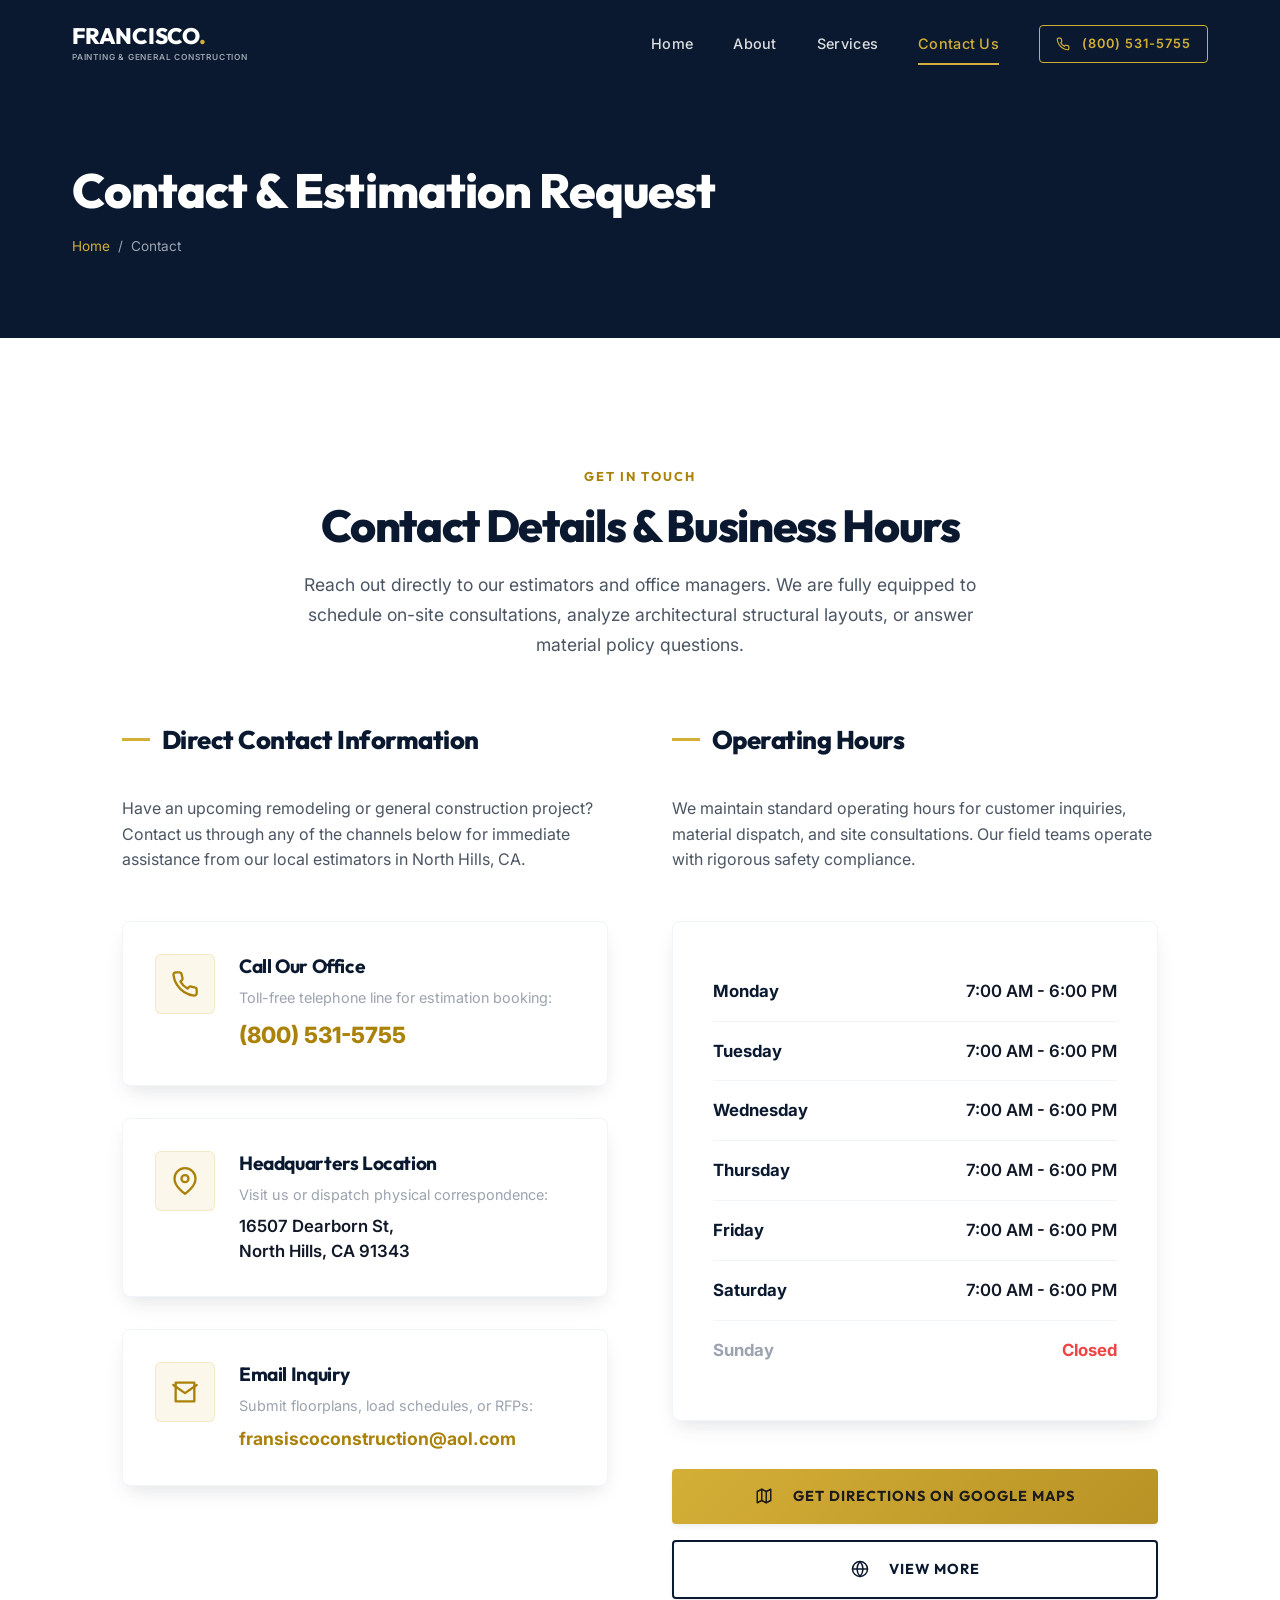
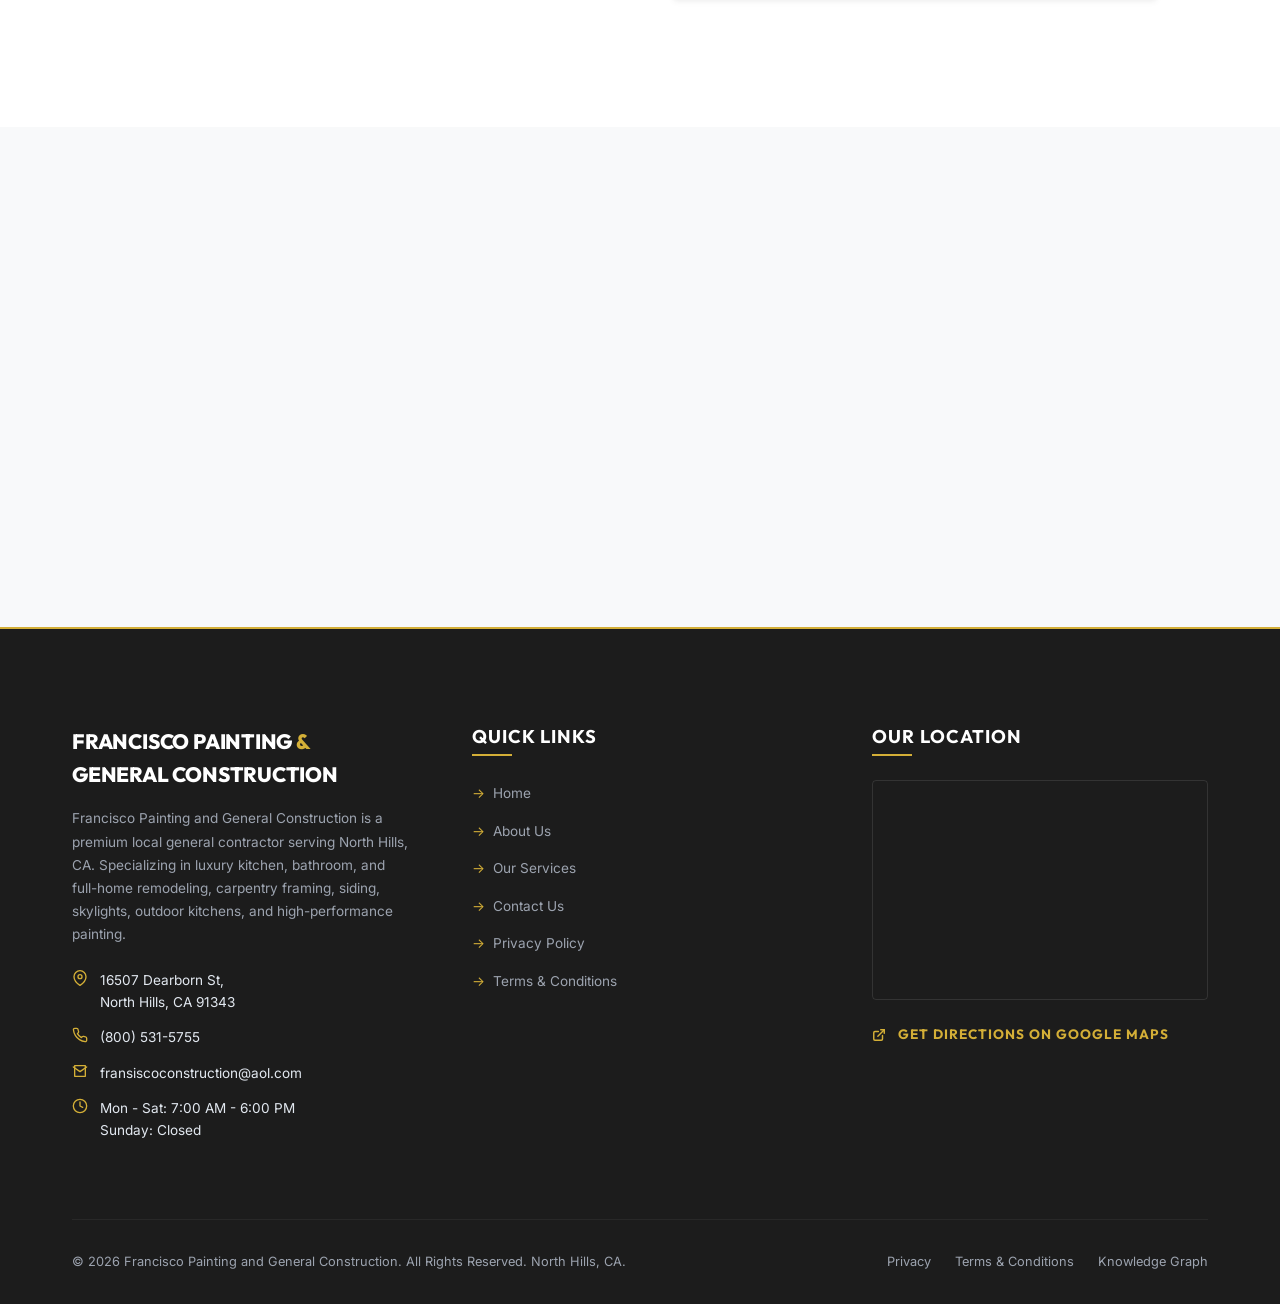
<file: contact.html>
<!DOCTYPE html>
<html lang="en">
<head>
  <!-- SEO & Performance Optimization -->
  <meta charset="UTF-8">
  <meta name="viewport" content="width=device-width, initial-scale=1.0">
  <title>Contact Us & Request Estimate | Francisco Painting and General Construction North Hills</title>
  <meta name="description" content="Get in touch with the team at Francisco Painting and General Construction. Located at 16507 Dearborn St, North Hills, CA. Call (800) 531-5755 or submit our online form for a free estimate today.">
  <meta name="robots" content="index, follow">
  
  <!-- Canonical Tag -->
  <link rel="canonical" href="http://franciscoconstruction.com/contact.html">
  
  <!-- Open Graph -->
  <meta property="og:type" content="website">
  <meta property="og:url" content="http://franciscoconstruction.com/contact.html">
  <meta property="og:title" content="Contact Us & Get a Quote | Francisco Construction">
  <meta property="og:description" content="Request a luxury on-site consultation or ask about our home additions, remodeling, and painting services in North Hills, California.">
  <meta property="og:image" content="https://images.unsplash.com/photo-1541888946425-d81bb19240f5?auto=format&fit=crop&w=1200&q=80">

  <!-- Theme Styling and Scripts -->
  <link rel="stylesheet" href="style.css">
  <script src="script.js" defer></script>
</head>
<body>

  

  <!-- Scroll Progress Indicator -->
  <div id="scroll-progress"></div>

  <!-- Sticky Header with Glassmorphism -->
  <header class="site-header scrolled" id="header">
    <div class="nav-container">
      <a href="index.html" class="brand-logo" aria-label="Francisco Painting and General Construction Home">
        <span class="logo-main">FRANCISCO<span>.</span></span>
        <span class="logo-sub">PAINTING &amp; GENERAL CONSTRUCTION</span>
      </a>
      
      <button class="menu-trigger" aria-label="Toggle Navigation Menu" aria-expanded="false" id="menu-btn">
        <span></span>
        <span></span>
        <span></span>
      </button>

      <nav class="site-nav">
        <ul class="nav-menu" id="nav-menu">
          <li class="nav-item"><a href="index.html" class="nav-link">Home</a></li>
          <li class="nav-item"><a href="about.html" class="nav-link">About</a></li>
          <li class="nav-item"><a href="services.html" class="nav-link">Services</a></li>
          <li class="nav-item"><a href="contact.html" class="nav-link">Contact Us</a></li>
          <li class="nav-item-cta">
            <a href="contact.html" class="btn-nav-call">
              <svg xmlns="http://www.w3.org/2000/svg" width="14" height="14" viewBox="0 0 24 24" fill="none" stroke="currentColor" stroke-width="2" stroke-linecap="round" stroke-linejoin="round" style="display:inline; margin-right:4px; vertical-align:middle;"><path d="M22 16.92v3a2 2 0 0 1-2.18 2 19.79 19.79 0 0 1-8.63-3.07 19.5 19.5 0 0 1-6-6 19.79 19.79 0 0 1-3.07-8.67A2 2 0 0 1 4.11 2h3a2 2 0 0 1 2 1.72 12.84 12.84 0 0 0 .7 2.81 2 2 0 0 1-.45 2.11L8.09 9.91a16 16 0 0 0 6 6l1.27-1.27a2 2 0 0 1 2.11-.45 12.84 12.84 0 0 0 2.81.7A2 2 0 0 1 22 16.92z"></path></svg>
              (800) 531-5755
            </a>
          </li>
        </ul>
      </nav>
    </div>
  </header>

  <!-- Subpage Header Banner (Breadcrumbs) -->
  <section class="subpage-banner" style="background-image: url('https://images.unsplash.com/photo-1541888946425-d81bb19240f5?auto=format&fit=crop&w=1920&q=80');">
    <div class="subpage-banner-overlay"></div>
    <div class="container subpage-banner-container">
      <h1>Contact & Estimation Request</h1>
      <nav aria-label="Breadcrumb navigation">
        <ul class="breadcrumb">
          <li class="breadcrumb-item"><a href="index.html">Home</a></li>
          <li class="breadcrumb-separator">/</li>
          <li class="breadcrumb-item">Contact</li>
        </ul>
      </nav>
    </div>
  </section>

  <!-- Contact & Details Section (Meticulously Designed) -->
  <section class="section section-light reveal">
    <div class="container" style="max-width: 1100px;">
      <div style="text-align: center; margin-bottom: 4rem;">
        <span class="section-subtitle">Get In Touch</span>
        <h2 style="font-size: 2.8rem; font-weight: 800; margin-bottom: 1rem; color: var(--primary); letter-spacing: -0.03em;">Contact Details & Business Hours</h2>
        <p style="color: var(--text-medium); font-size: 1.1rem; line-height: 1.7; max-width: 700px; margin: 0 auto;">Reach out directly to our estimators and office managers. We are fully equipped to schedule on-site consultations, analyze architectural structural layouts, or answer material policy questions.</p>
      </div>
      
      <div class="contact-grid">
        
        <!-- Left Side: Interactive Contact Info Cards -->
        <div style="display: flex; flex-direction: column; gap: 2rem;">
          <h3 style="font-family: var(--font-display); font-size: 1.6rem; font-weight: 800; color: var(--primary); margin-bottom: 0.5rem; display: flex; align-items: center; gap: 0.75rem;">
            <span style="display: inline-block; width: 28px; height: 3px; background: var(--gold);"></span>
            Direct Contact Information
          </h3>
          <p style="color: var(--text-medium); line-height: 1.6; margin-bottom: 1rem;">Have an upcoming remodeling or general construction project? Contact us through any of the channels below for immediate assistance from our local estimators in North Hills, CA.</p>
          
          <!-- Card 1: Phone -->
          <div style="background: var(--white); border-radius: 8px; padding: 2rem; box-shadow: var(--shadow-md); border: 1px solid var(--slate-100); display: flex; gap: 1.5rem; align-items: flex-start; transition: transform 0.3s ease, box-shadow 0.3s ease;" class="hover-elevate">
            <div style="background: rgba(212, 175, 55, 0.1); color: var(--gold-dark); width: 60px; height: 60px; border-radius: 6px; display: flex; align-items: center; justify-content: center; flex-shrink: 0; border: 1px solid rgba(212,175,55,0.2);">
              <svg xmlns="http://www.w3.org/2000/svg" width="28" height="28" viewBox="0 0 24 24" fill="none" stroke="currentColor" stroke-width="2" stroke-linecap="round" stroke-linejoin="round"><path d="M22 16.92v3a2 2 0 0 1-2.18 2 19.79 19.79 0 0 1-8.63-3.07 19.5 19.5 0 0 1-6-6 19.79 19.79 0 0 1-3.07-8.67A2 2 0 0 1 4.11 2h3a2 2 0 0 1 2 1.72 12.84 12.84 0 0 0 .7 2.81 2 2 0 0 1-.45 2.11L8.09 9.91a16 16 0 0 0 6 6l1.27-1.27a2 2 0 0 1 2.11-.45 12.84 12.84 0 0 0 2.81.7A2 2 0 0 1 22 16.92z"></path></svg>
            </div>
            <div>
              <h4 style="font-family: var(--font-display); font-size: 1.2rem; font-weight: 700; color: var(--primary); margin-bottom: 0.5rem;">Call Our Office</h4>
              <p style="color: var(--text-muted); font-size: 0.9rem; margin-bottom: 0.5rem;">Toll-free telephone line for estimation booking:</p>
              <a href="tel:8005315755" style="font-size: 1.4rem; font-weight: 800; color: var(--gold-dark); text-decoration: none; display: inline-block;">(800) 531-5755</a>
            </div>
          </div>
          
          <!-- Card 2: Address -->
          <div style="background: var(--white); border-radius: 8px; padding: 2rem; box-shadow: var(--shadow-md); border: 1px solid var(--slate-100); display: flex; gap: 1.5rem; align-items: flex-start; transition: transform 0.3s ease, box-shadow 0.3s ease;" class="hover-elevate">
            <div style="background: rgba(212, 175, 55, 0.1); color: var(--gold-dark); width: 60px; height: 60px; border-radius: 6px; display: flex; align-items: center; justify-content: center; flex-shrink: 0; border: 1px solid rgba(212,175,55,0.2);">
              <svg xmlns="http://www.w3.org/2000/svg" width="28" height="28" viewBox="0 0 24 24" fill="none" stroke="currentColor" stroke-width="2" stroke-linecap="round" stroke-linejoin="round"><path d="M21 10c0 7-9 13-9 13s-9-6-9-13a9 9 0 0 1 18 0z"></path><circle cx="12" cy="10" r="3"></circle></svg>
            </div>
            <div>
              <h4 style="font-family: var(--font-display); font-size: 1.2rem; font-weight: 700; color: var(--primary); margin-bottom: 0.5rem;">Headquarters Location</h4>
              <p style="color: var(--text-muted); font-size: 0.9rem; margin-bottom: 0.5rem;">Visit us or dispatch physical correspondence:</p>
              <address style="font-style: normal; font-size: 1.05rem; font-weight: 600; color: var(--text-dark); line-height: 1.5;">
                16507 Dearborn St, <br>North Hills, CA 91343
              </address>
            </div>
          </div>
          
          <!-- Card 3: Email -->
          <div style="background: var(--white); border-radius: 8px; padding: 2rem; box-shadow: var(--shadow-md); border: 1px solid var(--slate-100); display: flex; gap: 1.5rem; align-items: flex-start; transition: transform 0.3s ease, box-shadow 0.3s ease;" class="hover-elevate">
            <div style="background: rgba(212, 175, 55, 0.1); color: var(--gold-dark); width: 60px; height: 60px; border-radius: 6px; display: flex; align-items: center; justify-content: center; flex-shrink: 0; border: 1px solid rgba(212,175,55,0.2);">
              <svg xmlns="http://www.w3.org/2000/svg" width="28" height="28" viewBox="0 0 24 24" fill="none" stroke="currentColor" stroke-width="2" stroke-linecap="round" stroke-linejoin="round"><path d="M4 4h16v16H4z"></path><polyline points="22,6 12,13 2,6"></polyline></svg>
            </div>
            <div>
              <h4 style="font-family: var(--font-display); font-size: 1.2rem; font-weight: 700; color: var(--primary); margin-bottom: 0.5rem;">Email Inquiry</h4>
              <p style="color: var(--text-muted); font-size: 0.9rem; margin-bottom: 0.5rem;">Submit floorplans, load schedules, or RFPs:</p>
              <a href="mailto:fransiscoconstruction@aol.com" style="font-size: 1.1rem; font-weight: 700; color: var(--gold-dark); text-decoration: none; word-break: break-all;">fransiscoconstruction@aol.com</a>
            </div>
          </div>
          
        </div>
        
        <!-- Right Side: Business Hours & Operational Details -->
        <div style="display: flex; flex-direction: column; gap: 2rem;">
          <h3 style="font-family: var(--font-display); font-size: 1.6rem; font-weight: 800; color: var(--primary); margin-bottom: 0.5rem; display: flex; align-items: center; gap: 0.75rem;">
            <span style="display: inline-block; width: 28px; height: 3px; background: var(--gold);"></span>
            Operating Hours
          </h3>
          <p style="color: var(--text-medium); line-height: 1.6; margin-bottom: 1rem;">We maintain standard operating hours for customer inquiries, material dispatch, and site consultations. Our field teams operate with rigorous safety compliance.</p>
          
          <!-- Hours Container -->
          <div style="background: var(--white); border-radius: 8px; padding: 2.5rem; box-shadow: var(--shadow-md); border: 1px solid var(--slate-100);">
            <div style="display: flex; justify-content: space-between; padding: 1rem 0; border-bottom: 1px solid var(--slate-100); font-size: 1.05rem;">
              <span style="font-weight: 700; color: var(--primary);">Monday</span>
              <span style="color: var(--text-dark); font-weight: 600;">7:00 AM - 6:00 PM</span>
            </div>
            <div style="display: flex; justify-content: space-between; padding: 1rem 0; border-bottom: 1px solid var(--slate-100); font-size: 1.05rem;">
              <span style="font-weight: 700; color: var(--primary);">Tuesday</span>
              <span style="color: var(--text-dark); font-weight: 600;">7:00 AM - 6:00 PM</span>
            </div>
            <div style="display: flex; justify-content: space-between; padding: 1rem 0; border-bottom: 1px solid var(--slate-100); font-size: 1.05rem;">
              <span style="font-weight: 700; color: var(--primary);">Wednesday</span>
              <span style="color: var(--text-dark); font-weight: 600;">7:00 AM - 6:00 PM</span>
            </div>
            <div style="display: flex; justify-content: space-between; padding: 1rem 0; border-bottom: 1px solid var(--slate-100); font-size: 1.05rem;">
              <span style="font-weight: 700; color: var(--primary);">Thursday</span>
              <span style="color: var(--text-dark); font-weight: 600;">7:00 AM - 6:00 PM</span>
            </div>
            <div style="display: flex; justify-content: space-between; padding: 1rem 0; border-bottom: 1px solid var(--slate-100); font-size: 1.05rem;">
              <span style="font-weight: 700; color: var(--primary);">Friday</span>
              <span style="color: var(--text-dark); font-weight: 600;">7:00 AM - 6:00 PM</span>
            </div>
            <div style="display: flex; justify-content: space-between; padding: 1rem 0; border-bottom: 1px solid var(--slate-100); font-size: 1.05rem;">
              <span style="font-weight: 700; color: var(--primary);">Saturday</span>
              <span style="color: var(--text-dark); font-weight: 600;">7:00 AM - 6:00 PM</span>
            </div>
            <div style="display: flex; justify-content: space-between; padding: 1rem 0; font-size: 1.05rem;">
              <span style="font-weight: 700; color: var(--text-muted);">Sunday</span>
              <span style="color: #EF4444; font-weight: 700;">Closed</span>
            </div>
          </div>
          
          <!-- Direct Navigation & Digital Portal Callouts -->
          <div style="display: flex; flex-direction: column; gap: 1rem; margin-top: 1rem;">
            <a href="https://maps.app.goo.gl/4HR74B6P66CDbpDZ6" target="_blank" rel="noopener" class="btn-primary" style="justify-content: center; width: 100%;">
              <svg xmlns="http://www.w3.org/2000/svg" width="18" height="18" viewBox="0 0 24 24" fill="none" stroke="currentColor" stroke-width="2" stroke-linecap="round" stroke-linejoin="round" style="display:inline; margin-right:8px;"><polygon points="3 6 9 3 15 6 21 3 21 18 15 21 9 18 3 21"></polygon><line x1="9" y1="3" x2="9" y2="18"></line><line x1="15" y1="6" x2="15" y2="21"></line></svg>
              Get Directions On Google Maps
            </a>
            <a href="http://franciscoconstruction.com/" target="_blank" rel="noopener" class="btn-primary" style="justify-content: center; width: 100%; background: transparent; color: var(--primary); border: 2px solid var(--primary);">
              <svg xmlns="http://www.w3.org/2000/svg" width="18" height="18" viewBox="0 0 24 24" fill="none" stroke="currentColor" stroke-width="2" stroke-linecap="round" stroke-linejoin="round" style="display:inline; margin-right:8px;"><circle cx="12" cy="12" r="10"></circle><line x1="2" y1="12" x2="22" y2="12"></line><path d="M12 2a15.3 15.3 0 0 1 4 10 15.3 15.3 0 0 1-4 10 15.3 15.3 0 0 1-4-10 15.3 15.3 0 0 1 4-10z"></path></svg>
              View More
            </a>
          </div>
          
        </div>
        
      </div>
    </div>
  </section>

  <!-- Full-Width Interactive Google Map Area -->
  <section class="section section-alternate reveal" style="padding: 0;">
    <div class="map-embed-container" style="height: 500px; border-radius: 0;">
      <iframe src="https://www.google.com/maps/embed?pb=!1m14!1m8!1m3!1d846355.9053554152!2d-118.2783885!3d34.0418765!3m2!1i1024!2i768!4f13.1!3m3!1m2!1s0x80c29b7679a488d3%3A0x222a495417b44867!2sFrancisco%20Painting%20and%20General%20Construction!5e0!3m2!1sen!2s!4v1783968825587!5m2!1sen!2s" allowfullscreen="" loading="lazy" referrerpolicy="strict-origin-when-cross-origin" title="Francisco Painting and General Construction Office Headquarter Interactive Map"></iframe>
    </div>
  </section>

  <!-- Site Footer with 3 equal columns -->
  <footer class="site-footer">
    <div class="container">
      <div class="footer-columns">
        
        <!-- Column 1: Website Information -->
        <div class="footer-column">
          <div class="footer-logo">FRANCISCO PAINTING <span>&amp;</span> GENERAL CONSTRUCTION</div>
          <p class="footer-desc">Francisco Painting and General Construction is a premium local general contractor serving North Hills, CA. Specializing in luxury kitchen, bathroom, and full-home remodeling, carpentry framing, siding, skylights, outdoor kitchens, and high-performance painting.</p>
          <ul class="footer-contact-info">
            <li>
              <svg xmlns="http://www.w3.org/2000/svg" width="16" height="16" viewBox="0 0 24 24" fill="none" stroke="currentColor" stroke-width="2" stroke-linecap="round" stroke-linejoin="round"><path d="M21 10c0 7-9 13-9 13s-9-6-9-13a9 9 0 0 1 18 0z"></path><circle cx="12" cy="10" r="3"></circle></svg>
              <span>16507 Dearborn St, <br>North Hills, CA 91343</span>
            </li>
            <li>
              <svg xmlns="http://www.w3.org/2000/svg" width="16" height="16" viewBox="0 0 24 24" fill="none" stroke="currentColor" stroke-width="2" stroke-linecap="round" stroke-linejoin="round"><path d="M22 16.92v3a2 2 0 0 1-2.18 2 19.79 19.79 0 0 1-8.63-3.07 19.5 19.5 0 0 1-6-6 19.79 19.79 0 0 1-3.07-8.67A2 2 0 0 1 4.11 2h3a2 2 0 0 1 2 1.72 12.84 12.84 0 0 0 .7 2.81 2 2 0 0 1-.45 2.11L8.09 9.91a16 16 0 0 0 6 6l1.27-1.27a2 2 0 0 1 2.11-.45 12.84 12.84 0 0 0 2.81.7A2 2 0 0 1 22 16.92z"></path></svg>
              <a href="tel:8005315755">(800) 531-5755</a>
            </li>
            <li>
              <svg xmlns="http://www.w3.org/2000/svg" width="16" height="16" viewBox="0 0 24 24" fill="none" stroke="currentColor" stroke-width="2" stroke-linecap="round" stroke-linejoin="round"><path d="M4 4h16v16H4z"></path><polyline points="22,6 12,13 2,6"></polyline></svg>
              <a href="mailto:fransiscoconstruction@aol.com">fransiscoconstruction@aol.com</a>
            </li>
            <li>
              <svg xmlns="http://www.w3.org/2000/svg" width="16" height="16" viewBox="0 0 24 24" fill="none" stroke="currentColor" stroke-width="2" stroke-linecap="round" stroke-linejoin="round"><circle cx="12" cy="12" r="10"></circle><polyline points="12 6 12 12 16 14"></polyline></svg>
              <span>Mon - Sat: 7:00 AM - 6:00 PM<br>Sunday: Closed</span>
            </li>
          </ul>
        </div>

        <!-- Column 2: Quick Pages -->
        <div class="footer-column">
          <h3>Quick Links</h3>
          <ul class="footer-links">
            <li><a href="index.html">Home</a></li>
            <li><a href="about.html">About Us</a></li>
            <li><a href="services.html">Our Services</a></li>
            <li><a href="contact.html">Contact Us</a></li>
            <li><a href="privacy-policy.html">Privacy Policy</a></li>
            <li><a href="termsandconditions.html">Terms & Conditions</a></li>
            
          </ul>
        </div>

        <!-- Column 3: Google Map -->
        <div class="footer-column">
          <h3>Our Location</h3>
          <div class="footer-map-container">
            <iframe src="https://www.google.com/maps/embed?pb=!1m14!1m8!1m3!1d846355.9053554152!2d-118.2783885!3d34.0418765!3m2!1i1024!2i768!4f13.1!3m3!1m2!1s0x80c29b7679a488d3%3A0x222a495417b44867!2sFrancisco%20Painting%20and%20General%20Construction!5e0!3m2!1sen!2s!4v1783968825587!5m2!1sen!2s" style="border:0;" allowfullscreen="" loading="lazy" referrerpolicy="strict-origin-when-cross-origin" title="Francisco Painting and General Construction Office Location Map"></iframe>
          </div>
          <div style="margin-top: 1.5rem;">
            <a href="https://maps.app.goo.gl/4HR74B6P66CDbpDZ6" target="_blank" rel="noopener" class="btn-card-link" style="color: var(--gold);">
              <svg xmlns="http://www.w3.org/2000/svg" width="14" height="14" viewBox="0 0 24 24" fill="none" stroke="currentColor" stroke-width="2.5" stroke-linecap="round" stroke-linejoin="round" style="display:inline; margin-right:4px;"><path d="M18 13v6a2 2 0 0 1-2 2H5a2 2 0 0 1-2-2V8a2 2 0 0 1 2-2h6"></path><polyline points="15 3 21 3 21 9"></polyline><line x1="10" y1="14" x2="21" y2="3"></line></svg>
              Get Directions On Google Maps
            </a>
          </div>
        </div>

      </div>

      <!-- Footer Bottom Bar -->
      <div class="footer-bottom">
        <div>
          &copy; 2026 Francisco Painting and General Construction. All Rights Reserved. North Hills, CA.
        </div>
        <div class="footer-bottom-links">
          <a href="privacy-policy.html">Privacy</a>
          <a href="termsandconditions.html">Terms & Conditions</a>
          <a href="https://www.google.com/search?kgmid=/g/11hfw2qx7j" target="_blank" rel="noopener">Knowledge Graph</a>
        </div>
      </div>
    </div>
  </footer>

  <!-- Floating Back to Top Button -->
  <button id="back-to-top" aria-label="Scroll Back To Top">
    <svg xmlns="http://www.w3.org/2000/svg" width="20" height="20" viewBox="0 0 24 24" fill="none" stroke="currentColor" stroke-width="3" stroke-linecap="round" stroke-linejoin="round"><line x1="12" y1="19" x2="12" y2="5"></line><polyline points="5 12 12 5 19 12"></polyline></svg>
  </button>

</body>
</html>
</file>
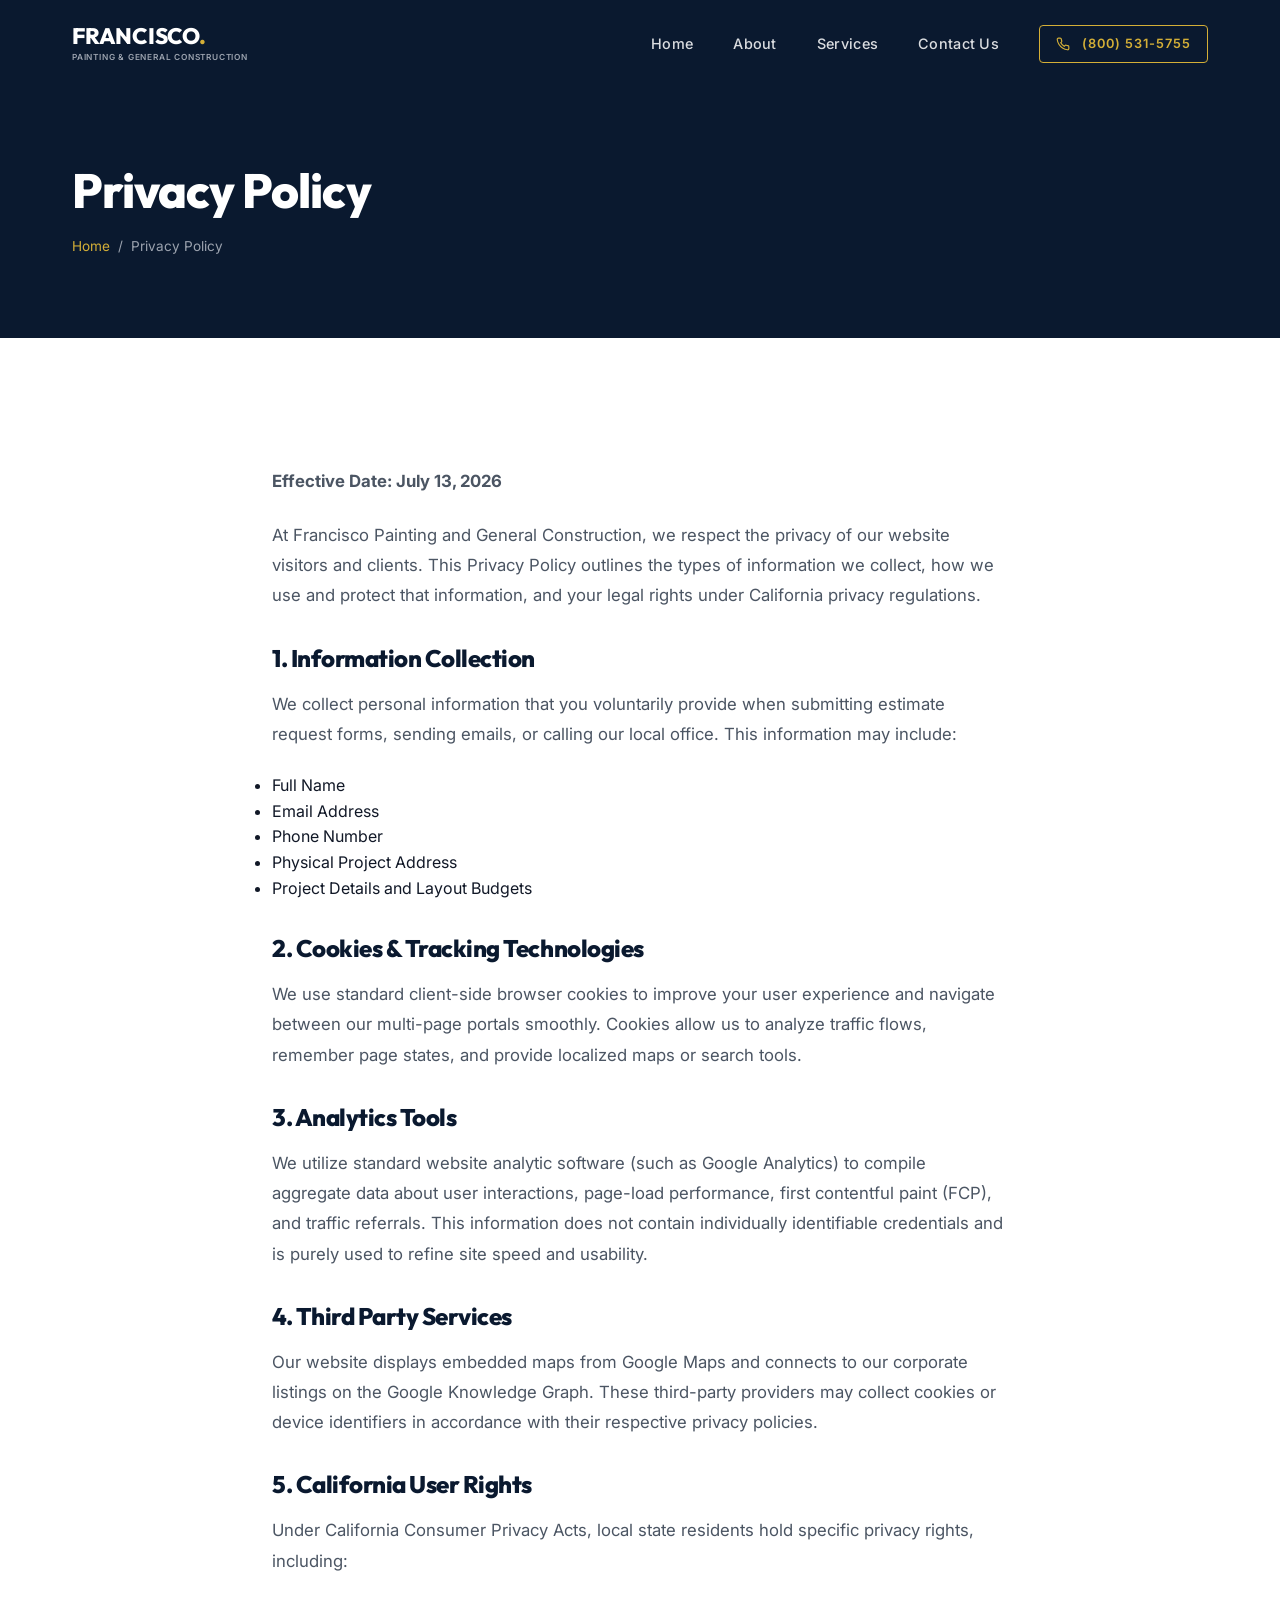
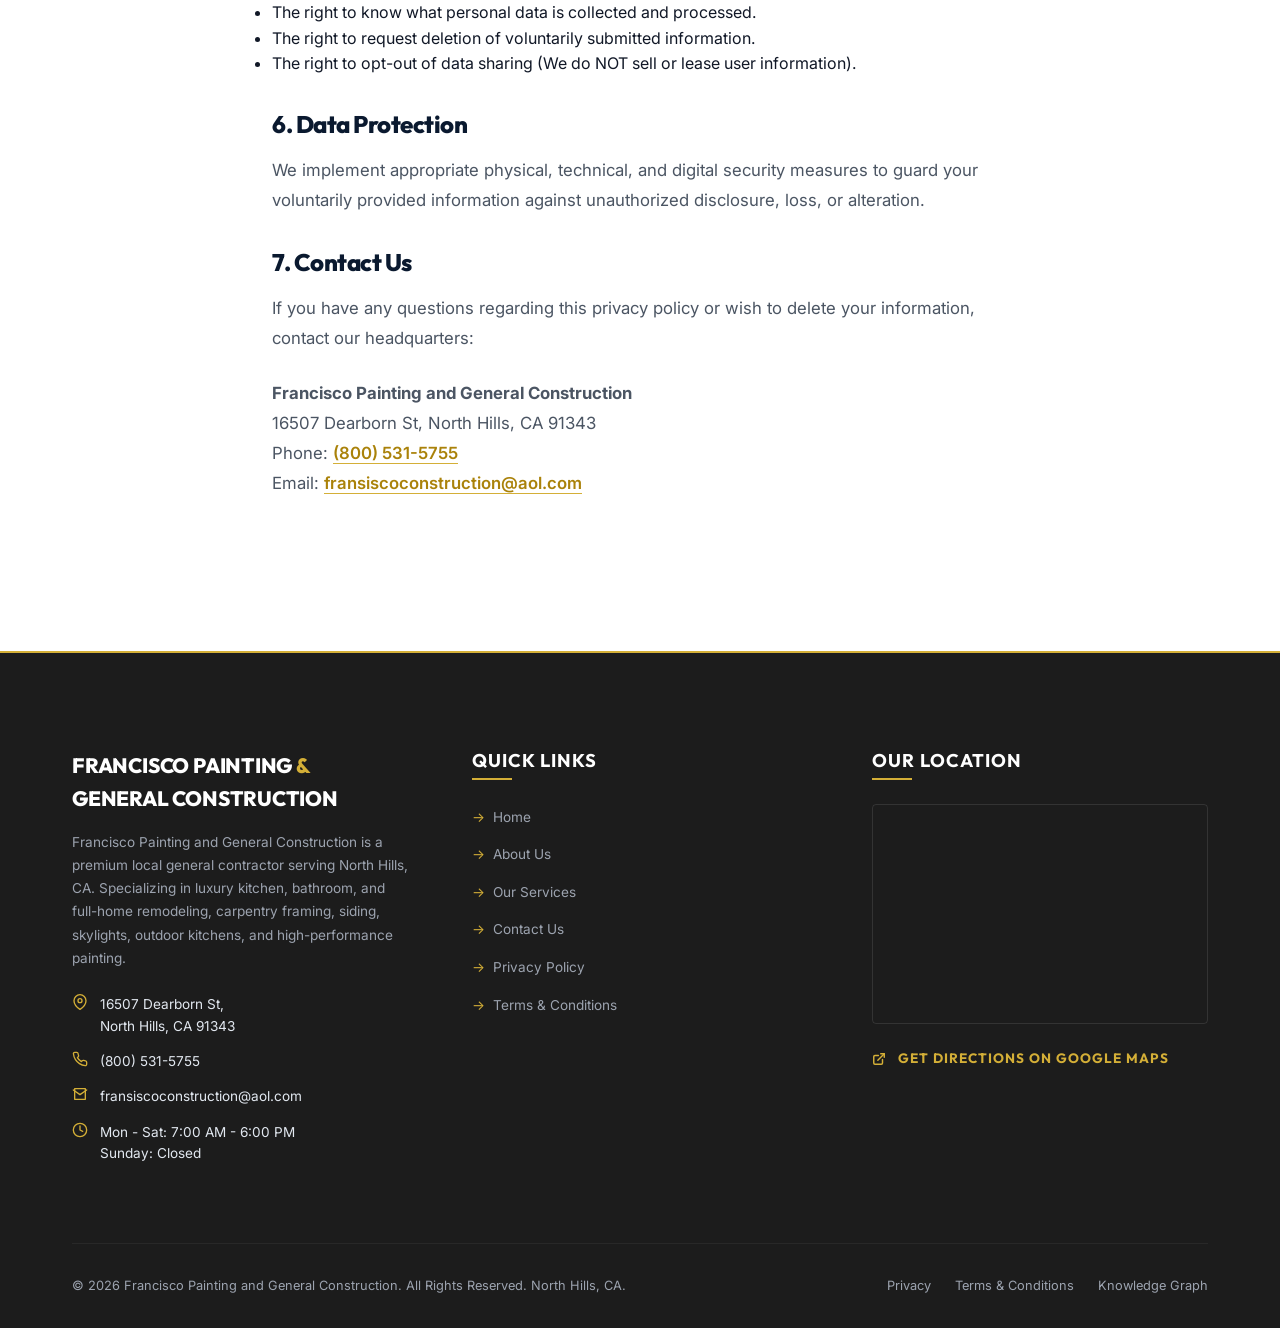
<file: privacy-policy.html>
<!DOCTYPE html>
<html lang="en">
<head>
  <!-- SEO & Performance Optimization -->
  <meta charset="UTF-8">
  <meta name="viewport" content="width=device-width, initial-scale=1.0">
  <title>Privacy Policy | Francisco Painting and General Construction North Hills</title>
  <meta name="description" content="Read the privacy practices and user data protection protocols for Francisco Painting and General Construction. Learn about information collection, cookies, and California privacy rights.">
  <meta name="robots" content="noindex, follow">
  
  <!-- Canonical Tag -->
  <link rel="canonical" href="http://franciscoconstruction.com/privacy-policy.html">

  <!-- Theme Styling and Scripts -->
  <link rel="stylesheet" href="style.css">
  <script src="script.js" defer></script>
</head>
<body>

  <!-- Premium Preloader -->
  <div id="preloader" aria-hidden="true">
    <div class="loader-container">
      <div class="loader-logo">FRANCISCO PAINTING <span>&amp;</span> GENERAL CONSTRUCTION</div>
      <div class="circular-loader">
        <svg viewBox="25 25 50 50">
          <circle cx="50" cy="50" r="20"></circle>
        </svg>
      </div>
    </div>
  </div>

  <!-- Scroll Progress Indicator -->
  <div id="scroll-progress"></div>

  <!-- Sticky Header with Glassmorphism -->
  <header class="site-header scrolled" id="header">
    <div class="nav-container">
      <a href="index.html" class="brand-logo" aria-label="Francisco Painting and General Construction Home">
        <span class="logo-main">FRANCISCO<span>.</span></span>
        <span class="logo-sub">PAINTING &amp; GENERAL CONSTRUCTION</span>
      </a>
      
      <button class="menu-trigger" aria-label="Toggle Navigation Menu" aria-expanded="false" id="menu-btn">
        <span></span>
        <span></span>
        <span></span>
      </button>

      <nav class="site-nav">
        <ul class="nav-menu" id="nav-menu">
          <li class="nav-item"><a href="index.html" class="nav-link">Home</a></li>
          <li class="nav-item"><a href="about.html" class="nav-link">About</a></li>
          <li class="nav-item"><a href="services.html" class="nav-link">Services</a></li>
          <li class="nav-item"><a href="contact.html" class="nav-link">Contact Us</a></li>
          <li class="nav-item-cta">
            <a href="contact.html" class="btn-nav-call">
              <svg xmlns="http://www.w3.org/2000/svg" width="14" height="14" viewBox="0 0 24 24" fill="none" stroke="currentColor" stroke-width="2" stroke-linecap="round" stroke-linejoin="round" style="display:inline; margin-right:4px; vertical-align:middle;"><path d="M22 16.92v3a2 2 0 0 1-2.18 2 19.79 19.79 0 0 1-8.63-3.07 19.5 19.5 0 0 1-6-6 19.79 19.79 0 0 1-3.07-8.67A2 2 0 0 1 4.11 2h3a2 2 0 0 1 2 1.72 12.84 12.84 0 0 0 .7 2.81 2 2 0 0 1-.45 2.11L8.09 9.91a16 16 0 0 0 6 6l1.27-1.27a2 2 0 0 1 2.11-.45 12.84 12.84 0 0 0 2.81.7A2 2 0 0 1 22 16.92z"></path></svg>
              (800) 531-5755
            </a>
          </li>
        </ul>
      </nav>
    </div>
  </header>

  <!-- Subpage Header Banner (Breadcrumbs) -->
  <section class="subpage-banner" style="background-image: url('https://images.unsplash.com/photo-1541888946425-d81bb19240f5?auto=format&fit=crop&w=1920&q=80');">
    <div class="subpage-banner-overlay"></div>
    <div class="container subpage-banner-container">
      <h1>Privacy Policy</h1>
      <nav aria-label="Breadcrumb navigation">
        <ul class="breadcrumb">
          <li class="breadcrumb-item"><a href="index.html">Home</a></li>
          <li class="breadcrumb-separator">/</li>
          <li class="breadcrumb-item">Privacy Policy</li>
        </ul>
      </nav>
    </div>
  </section>

  <!-- Privacy Policy Content Section -->
  <section class="section section-light reveal">
    <div class="container" style="max-width: 800px;">
      <div class="blog-article">
        <p><strong>Effective Date: July 13, 2026</strong></p>
        <p>At Francisco Painting and General Construction, we respect the privacy of our website visitors and clients. This Privacy Policy outlines the types of information we collect, how we use and protect that information, and your legal rights under California privacy regulations.</p>
        
        <h3 style="font-family: var(--font-display); font-size: 1.5rem; font-weight: 800; color: var(--primary); margin: 2rem 0 1rem 0;">1. Information Collection</h3>
        <p>We collect personal information that you voluntarily provide when submitting estimate request forms, sending emails, or calling our local office. This information may include:</p>
        <ul>
          <li>Full Name</li>
          <li>Email Address</li>
          <li>Phone Number</li>
          <li>Physical Project Address</li>
          <li>Project Details and Layout Budgets</li>
        </ul>

        <h3 style="font-family: var(--font-display); font-size: 1.5rem; font-weight: 800; color: var(--primary); margin: 2rem 0 1rem 0;">2. Cookies & Tracking Technologies</h3>
        <p>We use standard client-side browser cookies to improve your user experience and navigate between our multi-page portals smoothly. Cookies allow us to analyze traffic flows, remember page states, and provide localized maps or search tools.</p>

        <h3 style="font-family: var(--font-display); font-size: 1.5rem; font-weight: 800; color: var(--primary); margin: 2rem 0 1rem 0;">3. Analytics Tools</h3>
        <p>We utilize standard website analytic software (such as Google Analytics) to compile aggregate data about user interactions, page-load performance, first contentful paint (FCP), and traffic referrals. This information does not contain individually identifiable credentials and is purely used to refine site speed and usability.</p>

        <h3 style="font-family: var(--font-display); font-size: 1.5rem; font-weight: 800; color: var(--primary); margin: 2rem 0 1rem 0;">4. Third Party Services</h3>
        <p>Our website displays embedded maps from Google Maps and connects to our corporate listings on the Google Knowledge Graph. These third-party providers may collect cookies or device identifiers in accordance with their respective privacy policies.</p>

        <h3 style="font-family: var(--font-display); font-size: 1.5rem; font-weight: 800; color: var(--primary); margin: 2rem 0 1rem 0;">5. California User Rights</h3>
        <p>Under California Consumer Privacy Acts, local state residents hold specific privacy rights, including:</p>
        <ul>
          <li>The right to know what personal data is collected and processed.</li>
          <li>The right to request deletion of voluntarily submitted information.</li>
          <li>The right to opt-out of data sharing (We do NOT sell or lease user information).</li>
        </ul>

        <h3 style="font-family: var(--font-display); font-size: 1.5rem; font-weight: 800; color: var(--primary); margin: 2rem 0 1rem 0;">6. Data Protection</h3>
        <p>We implement appropriate physical, technical, and digital security measures to guard your voluntarily provided information against unauthorized disclosure, loss, or alteration.</p>

        <h3 style="font-family: var(--font-display); font-size: 1.5rem; font-weight: 800; color: var(--primary); margin: 2rem 0 1rem 0;">7. Contact Us</h3>
        <p>If you have any questions regarding this privacy policy or wish to delete your information, contact our headquarters:</p>
        <p>
          <strong>Francisco Painting and General Construction</strong><br>
          16507 Dearborn St, North Hills, CA 91343<br>
          Phone: <a href="tel:8005315755" class="blog-backlink">(800) 531-5755</a><br>
          Email: <a href="mailto:fransiscoconstruction@aol.com" class="blog-backlink">fransiscoconstruction@aol.com</a>
        </p>
      </div>
    </div>
  </section>

  <!-- Site Footer with 3 equal columns -->
  <footer class="site-footer">
    <div class="container">
      <div class="footer-columns">
        
        <!-- Column 1: Website Information -->
        <div class="footer-column">
          <div class="footer-logo">FRANCISCO PAINTING <span>&amp;</span> GENERAL CONSTRUCTION</div>
          <p class="footer-desc">Francisco Painting and General Construction is a premium local general contractor serving North Hills, CA. Specializing in luxury kitchen, bathroom, and full-home remodeling, carpentry framing, siding, skylights, outdoor kitchens, and high-performance painting.</p>
          <ul class="footer-contact-info">
            <li>
              <svg xmlns="http://www.w3.org/2000/svg" width="16" height="16" viewBox="0 0 24 24" fill="none" stroke="currentColor" stroke-width="2" stroke-linecap="round" stroke-linejoin="round"><path d="M21 10c0 7-9 13-9 13s-9-6-9-13a9 9 0 0 1 18 0z"></path><circle cx="12" cy="10" r="3"></circle></svg>
              <span>16507 Dearborn St, <br>North Hills, CA 91343</span>
            </li>
            <li>
              <svg xmlns="http://www.w3.org/2000/svg" width="16" height="16" viewBox="0 0 24 24" fill="none" stroke="currentColor" stroke-width="2" stroke-linecap="round" stroke-linejoin="round"><path d="M22 16.92v3a2 2 0 0 1-2.18 2 19.79 19.79 0 0 1-8.63-3.07 19.5 19.5 0 0 1-6-6 19.79 19.79 0 0 1-3.07-8.67A2 2 0 0 1 4.11 2h3a2 2 0 0 1 2 1.72 12.84 12.84 0 0 0 .7 2.81 2 2 0 0 1-.45 2.11L8.09 9.91a16 16 0 0 0 6 6l1.27-1.27a2 2 0 0 1 2.11-.45 12.84 12.84 0 0 0 2.81.7A2 2 0 0 1 22 16.92z"></path></svg>
              <a href="tel:8005315755">(800) 531-5755</a>
            </li>
            <li>
              <svg xmlns="http://www.w3.org/2000/svg" width="16" height="16" viewBox="0 0 24 24" fill="none" stroke="currentColor" stroke-width="2" stroke-linecap="round" stroke-linejoin="round"><path d="M4 4h16v16H4z"></path><polyline points="22,6 12,13 2,6"></polyline></svg>
              <a href="mailto:fransiscoconstruction@aol.com">fransiscoconstruction@aol.com</a>
            </li>
            <li>
              <svg xmlns="http://www.w3.org/2000/svg" width="16" height="16" viewBox="0 0 24 24" fill="none" stroke="currentColor" stroke-width="2" stroke-linecap="round" stroke-linejoin="round"><circle cx="12" cy="12" r="10"></circle><polyline points="12 6 12 12 16 14"></polyline></svg>
              <span>Mon - Sat: 7:00 AM - 6:00 PM<br>Sunday: Closed</span>
            </li>
          </ul>
        </div>

        <!-- Column 2: Quick Pages -->
        <div class="footer-column">
          <h3>Quick Links</h3>
          <ul class="footer-links">
            <li><a href="index.html">Home</a></li>
            <li><a href="about.html">About Us</a></li>
            <li><a href="services.html">Our Services</a></li>
           
            <li><a href="contact.html">Contact Us</a></li>
            <li><a href="privacy-policy.html">Privacy Policy</a></li>
            <li><a href="termsandconditions.html">Terms & Conditions</a></li>
       
          </ul>
        </div>

        <!-- Column 3: Google Map -->
        <div class="footer-column">
          <h3>Our Location</h3>
          <div class="footer-map-container">
            <iframe src="https://www.google.com/maps/embed?pb=!1m14!1m8!1m3!1d846355.9053554152!2d-118.2783885!3d34.0418765!3m2!1i1024!2i768!4f13.1!3m3!1m2!1s0x80c29b7679a488d3%3A0x222a495417b44867!2sFrancisco%20Painting%20and%20General%20Construction!5e0!3m2!1sen!2s!4v1783968825587!5m2!1sen!2s" style="border:0;" allowfullscreen="" loading="lazy" referrerpolicy="strict-origin-when-cross-origin" title="Francisco Painting and General Construction Office Location Map"></iframe>
          </div>
          <div style="margin-top: 1.5rem;">
            <a href="https://maps.app.goo.gl/4HR74B6P66CDbpDZ6" target="_blank" rel="noopener" class="btn-card-link" style="color: var(--gold);">
              <svg xmlns="http://www.w3.org/2000/svg" width="14" height="14" viewBox="0 0 24 24" fill="none" stroke="currentColor" stroke-width="2.5" stroke-linecap="round" stroke-linejoin="round" style="display:inline; margin-right:4px;"><path d="M18 13v6a2 2 0 0 1-2 2H5a2 2 0 0 1-2-2V8a2 2 0 0 1 2-2h6"></path><polyline points="15 3 21 3 21 9"></polyline><line x1="10" y1="14" x2="21" y2="3"></line></svg>
              Get Directions On Google Maps
            </a>
          </div>
        </div>

      </div>

      <!-- Footer Bottom Bar -->
      <div class="footer-bottom">
        <div>
          &copy; 2026 Francisco Painting and General Construction. All Rights Reserved. North Hills, CA.
        </div>
        <div class="footer-bottom-links">
          <a href="privacy-policy.html">Privacy</a>
          <a href="termsandconditions.html">Terms & Conditions</a>
          <a href="https://www.google.com/search?kgmid=/g/11hfw2qx7j" target="_blank" rel="noopener">Knowledge Graph</a>
        </div>
      </div>
    </div>
  </footer>

  <!-- Floating Back to Top Button -->
  <button id="back-to-top" aria-label="Scroll Back To Top">
    <svg xmlns="http://www.w3.org/2000/svg" width="20" height="20" viewBox="0 0 24 24" fill="none" stroke="currentColor" stroke-width="3" stroke-linecap="round" stroke-linejoin="round"><line x1="12" y1="19" x2="12" y2="5"></line><polyline points="5 12 12 5 19 12"></polyline></svg>
  </button>

</body>
</html>
</file>
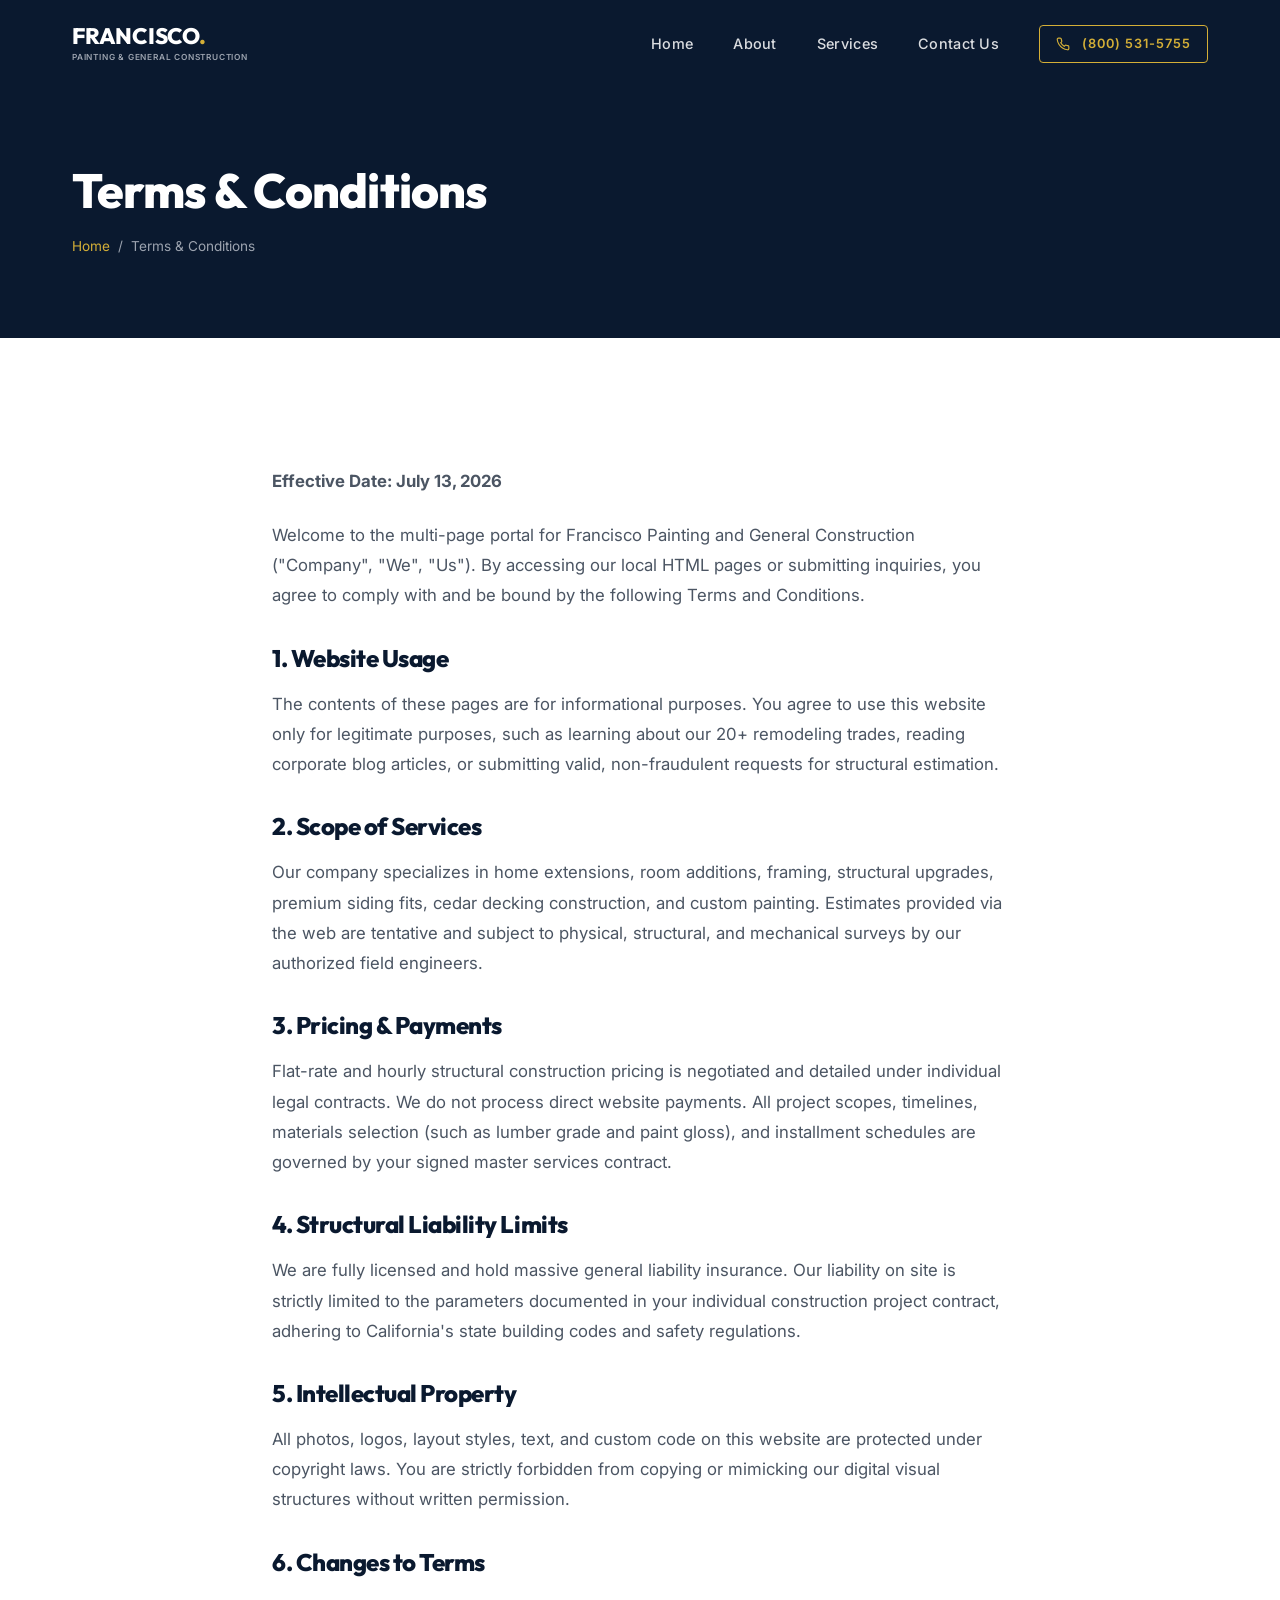
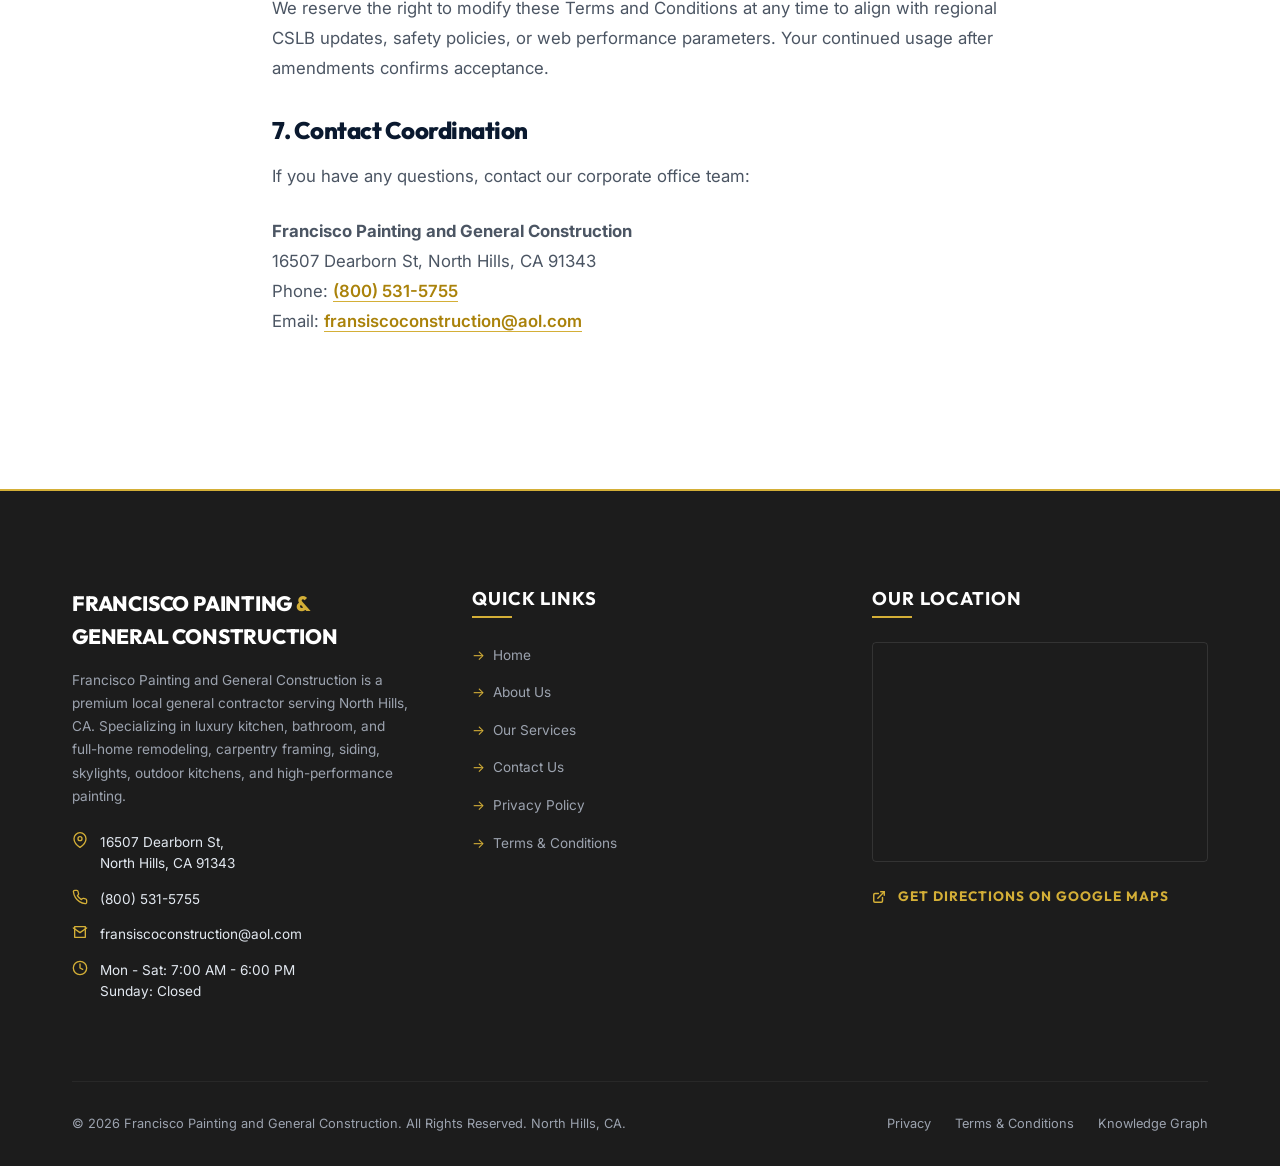
<file: termsandconditions.html>
<!DOCTYPE html>
<html lang="en">
<head>
  <!-- SEO & Performance Optimization -->
  <meta charset="UTF-8">
  <meta name="viewport" content="width=device-width, initial-scale=1.0">
  <title>Terms and Conditions | Francisco Painting and General Construction North Hills CA</title>
  <meta name="description" content="Review the Terms and Conditions governing website usage, estimation policies, licensing, and liability limits for Francisco Painting and General Construction.">
  <meta name="robots" content="noindex, follow">
  
  <!-- Canonical Tag -->
  <link rel="canonical" href="http://franciscoconstruction.com/termsandconditions.html">

  <!-- Theme Styling and Scripts -->
  <link rel="stylesheet" href="style.css">
  <script src="script.js" defer></script>
</head>
<body>

  <!-- Premium Preloader -->
  <div id="preloader" aria-hidden="true">
    <div class="loader-container">
      <div class="loader-logo">FRANCISCO PAINTING <span>&amp;</span> GENERAL CONSTRUCTION</div>
      <div class="circular-loader">
        <svg viewBox="25 25 50 50">
          <circle cx="50" cy="50" r="20"></circle>
        </svg>
      </div>
    </div>
  </div>

  <!-- Scroll Progress Indicator -->
  <div id="scroll-progress"></div>

  <!-- Sticky Header with Glassmorphism -->
  <header class="site-header scrolled" id="header">
    <div class="nav-container">
      <a href="index.html" class="brand-logo" aria-label="Francisco Painting and General Construction Home">
        <span class="logo-main">FRANCISCO<span>.</span></span>
        <span class="logo-sub">PAINTING &amp; GENERAL CONSTRUCTION</span>
      </a>
      
      <button class="menu-trigger" aria-label="Toggle Navigation Menu" aria-expanded="false" id="menu-btn">
        <span></span>
        <span></span>
        <span></span>
      </button>

      <nav class="site-nav">
        <ul class="nav-menu" id="nav-menu">
          <li class="nav-item"><a href="index.html" class="nav-link">Home</a></li>
          <li class="nav-item"><a href="about.html" class="nav-link">About</a></li>
          <li class="nav-item"><a href="services.html" class="nav-link">Services</a></li>
          <li class="nav-item"><a href="contact.html" class="nav-link">Contact Us</a></li>
          <li class="nav-item-cta">
            <a href="contact.html" class="btn-nav-call">
              <svg xmlns="http://www.w3.org/2000/svg" width="14" height="14" viewBox="0 0 24 24" fill="none" stroke="currentColor" stroke-width="2" stroke-linecap="round" stroke-linejoin="round" style="display:inline; margin-right:4px; vertical-align:middle;"><path d="M22 16.92v3a2 2 0 0 1-2.18 2 19.79 19.79 0 0 1-8.63-3.07 19.5 19.5 0 0 1-6-6 19.79 19.79 0 0 1-3.07-8.67A2 2 0 0 1 4.11 2h3a2 2 0 0 1 2 1.72 12.84 12.84 0 0 0 .7 2.81 2 2 0 0 1-.45 2.11L8.09 9.91a16 16 0 0 0 6 6l1.27-1.27a2 2 0 0 1 2.11-.45 12.84 12.84 0 0 0 2.81.7A2 2 0 0 1 22 16.92z"></path></svg>
              (800) 531-5755
            </a>
          </li>
        </ul>
      </nav>
    </div>
  </header>

  <!-- Subpage Header Banner (Breadcrumbs) -->
  <section class="subpage-banner" style="background-image: url('https://images.unsplash.com/photo-1541888946425-d81bb19240f5?auto=format&fit=crop&w=1920&q=80');">
    <div class="subpage-banner-overlay"></div>
    <div class="container subpage-banner-container">
      <h1>Terms & Conditions</h1>
      <nav aria-label="Breadcrumb navigation">
        <ul class="breadcrumb">
          <li class="breadcrumb-item"><a href="index.html">Home</a></li>
          <li class="breadcrumb-separator">/</li>
          <li class="breadcrumb-item">Terms & Conditions</li>
        </ul>
      </nav>
    </div>
  </section>

  <!-- Terms Content Section -->
  <section class="section section-light reveal">
    <div class="container" style="max-width: 800px;">
      <div class="blog-article">
        <p><strong>Effective Date: July 13, 2026</strong></p>
        <p>Welcome to the multi-page portal for Francisco Painting and General Construction ("Company", "We", "Us"). By accessing our local HTML pages or submitting inquiries, you agree to comply with and be bound by the following Terms and Conditions.</p>

        <h3 style="font-family: var(--font-display); font-size: 1.5rem; font-weight: 800; color: var(--primary); margin: 2rem 0 1rem 0;">1. Website Usage</h3>
        <p>The contents of these pages are for informational purposes. You agree to use this website only for legitimate purposes, such as learning about our 20+ remodeling trades, reading corporate blog articles, or submitting valid, non-fraudulent requests for structural estimation.</p>

        <h3 style="font-family: var(--font-display); font-size: 1.5rem; font-weight: 800; color: var(--primary); margin: 2rem 0 1rem 0;">2. Scope of Services</h3>
        <p>Our company specializes in home extensions, room additions, framing, structural upgrades, premium siding fits, cedar decking construction, and custom painting. Estimates provided via the web are tentative and subject to physical, structural, and mechanical surveys by our authorized field engineers.</p>

        <h3 style="font-family: var(--font-display); font-size: 1.5rem; font-weight: 800; color: var(--primary); margin: 2rem 0 1rem 0;">3. Pricing & Payments</h3>
        <p>Flat-rate and hourly structural construction pricing is negotiated and detailed under individual legal contracts. We do not process direct website payments. All project scopes, timelines, materials selection (such as lumber grade and paint gloss), and installment schedules are governed by your signed master services contract.</p>

        <h3 style="font-family: var(--font-display); font-size: 1.5rem; font-weight: 800; color: var(--primary); margin: 2rem 0 1rem 0;">4. Structural Liability Limits</h3>
        <p>We are fully licensed and hold massive general liability insurance. Our liability on site is strictly limited to the parameters documented in your individual construction project contract, adhering to California's state building codes and safety regulations.</p>

        <h3 style="font-family: var(--font-display); font-size: 1.5rem; font-weight: 800; color: var(--primary); margin: 2rem 0 1rem 0;">5. Intellectual Property</h3>
        <p>All photos, logos, layout styles, text, and custom code on this website are protected under copyright laws. You are strictly forbidden from copying or mimicking our digital visual structures without written permission.</p>

        <h3 style="font-family: var(--font-display); font-size: 1.5rem; font-weight: 800; color: var(--primary); margin: 2rem 0 1rem 0;">6. Changes to Terms</h3>
        <p>We reserve the right to modify these Terms and Conditions at any time to align with regional CSLB updates, safety policies, or web performance parameters. Your continued usage after amendments confirms acceptance.</p>

        <h3 style="font-family: var(--font-display); font-size: 1.5rem; font-weight: 800; color: var(--primary); margin: 2rem 0 1rem 0;">7. Contact Coordination</h3>
        <p>If you have any questions, contact our corporate office team:</p>
        <p>
          <strong>Francisco Painting and General Construction</strong><br>
          16507 Dearborn St, North Hills, CA 91343<br>
          Phone: <a href="tel:8005315755" class="blog-backlink">(800) 531-5755</a><br>
          Email: <a href="mailto:fransiscoconstruction@aol.com" class="blog-backlink">fransiscoconstruction@aol.com</a>
        </p>
      </div>
    </div>
  </section>

  <!-- Site Footer with 3 equal columns -->
  <footer class="site-footer">
    <div class="container">
      <div class="footer-columns">
        
        <!-- Column 1: Website Information -->
        <div class="footer-column">
          <div class="footer-logo">FRANCISCO PAINTING <span>&amp;</span> GENERAL CONSTRUCTION</div>
          <p class="footer-desc">Francisco Painting and General Construction is a premium local general contractor serving North Hills, CA. Specializing in luxury kitchen, bathroom, and full-home remodeling, carpentry framing, siding, skylights, outdoor kitchens, and high-performance painting.</p>
          <ul class="footer-contact-info">
            <li>
              <svg xmlns="http://www.w3.org/2000/svg" width="16" height="16" viewBox="0 0 24 24" fill="none" stroke="currentColor" stroke-width="2" stroke-linecap="round" stroke-linejoin="round"><path d="M21 10c0 7-9 13-9 13s-9-6-9-13a9 9 0 0 1 18 0z"></path><circle cx="12" cy="10" r="3"></circle></svg>
              <span>16507 Dearborn St, <br>North Hills, CA 91343</span>
            </li>
            <li>
              <svg xmlns="http://www.w3.org/2000/svg" width="16" height="16" viewBox="0 0 24 24" fill="none" stroke="currentColor" stroke-width="2" stroke-linecap="round" stroke-linejoin="round"><path d="M22 16.92v3a2 2 0 0 1-2.18 2 19.79 19.79 0 0 1-8.63-3.07 19.5 19.5 0 0 1-6-6 19.79 19.79 0 0 1-3.07-8.67A2 2 0 0 1 4.11 2h3a2 2 0 0 1 2 1.72 12.84 12.84 0 0 0 .7 2.81 2 2 0 0 1-.45 2.11L8.09 9.91a16 16 0 0 0 6 6l1.27-1.27a2 2 0 0 1 2.11-.45 12.84 12.84 0 0 0 2.81.7A2 2 0 0 1 22 16.92z"></path></svg>
              <a href="tel:8005315755">(800) 531-5755</a>
            </li>
            <li>
              <svg xmlns="http://www.w3.org/2000/svg" width="16" height="16" viewBox="0 0 24 24" fill="none" stroke="currentColor" stroke-width="2" stroke-linecap="round" stroke-linejoin="round"><path d="M4 4h16v16H4z"></path><polyline points="22,6 12,13 2,6"></polyline></svg>
              <a href="mailto:fransiscoconstruction@aol.com">fransiscoconstruction@aol.com</a>
            </li>
            <li>
              <svg xmlns="http://www.w3.org/2000/svg" width="16" height="16" viewBox="0 0 24 24" fill="none" stroke="currentColor" stroke-width="2" stroke-linecap="round" stroke-linejoin="round"><circle cx="12" cy="12" r="10"></circle><polyline points="12 6 12 12 16 14"></polyline></svg>
              <span>Mon - Sat: 7:00 AM - 6:00 PM<br>Sunday: Closed</span>
            </li>
          </ul>
        </div>

        <!-- Column 2: Quick Pages -->
        <div class="footer-column">
          <h3>Quick Links</h3>
          <ul class="footer-links">
            <li><a href="index.html">Home</a></li>
            <li><a href="about.html">About Us</a></li>
            <li><a href="services.html">Our Services</a></li>
            
            <li><a href="contact.html">Contact Us</a></li>
            <li><a href="privacy-policy.html">Privacy Policy</a></li>
            <li><a href="termsandconditions.html">Terms & Conditions</a></li>
            
          </ul>
        </div>

        <!-- Column 3: Google Map -->
        <div class="footer-column">
          <h3>Our Location</h3>
          <div class="footer-map-container">
            <iframe src="https://www.google.com/maps/embed?pb=!1m14!1m8!1m3!1d846355.9053554152!2d-118.2783885!3d34.0418765!3m2!1i1024!2i768!4f13.1!3m3!1m2!1s0x80c29b7679a488d3%3A0x222a495417b44867!2sFrancisco%20Painting%20and%20General%20Construction!5e0!3m2!1sen!2s!4v1783968825587!5m2!1sen!2s" style="border:0;" allowfullscreen="" loading="lazy" referrerpolicy="strict-origin-when-cross-origin" title="Francisco Painting and General Construction Office Location Map"></iframe>
          </div>
          <div style="margin-top: 1.5rem;">
            <a href="https://maps.app.goo.gl/4HR74B6P66CDbpDZ6" target="_blank" rel="noopener" class="btn-card-link" style="color: var(--gold);">
              <svg xmlns="http://www.w3.org/2000/svg" width="14" height="14" viewBox="0 0 24 24" fill="none" stroke="currentColor" stroke-width="2.5" stroke-linecap="round" stroke-linejoin="round" style="display:inline; margin-right:4px;"><path d="M18 13v6a2 2 0 0 1-2 2H5a2 2 0 0 1-2-2V8a2 2 0 0 1 2-2h6"></path><polyline points="15 3 21 3 21 9"></polyline><line x1="10" y1="14" x2="21" y2="3"></line></svg>
              Get Directions On Google Maps
            </a>
          </div>
        </div>

      </div>

      <!-- Footer Bottom Bar -->
      <div class="footer-bottom">
        <div>
          &copy; 2026 Francisco Painting and General Construction. All Rights Reserved. North Hills, CA.
        </div>
        <div class="footer-bottom-links">
          <a href="privacy-policy.html">Privacy</a>
          <a href="termsandconditions.html">Terms & Conditions</a>
          <a href="https://www.google.com/search?kgmid=/g/11hfw2qx7j" target="_blank" rel="noopener">Knowledge Graph</a>
        </div>
      </div>
    </div>
  </footer>

  <!-- Floating Back to Top Button -->
  <button id="back-to-top" aria-label="Scroll Back To Top">
    <svg xmlns="http://www.w3.org/2000/svg" width="20" height="20" viewBox="0 0 24 24" fill="none" stroke="currentColor" stroke-width="3" stroke-linecap="round" stroke-linejoin="round"><line x1="12" y1="19" x2="12" y2="5"></line><polyline points="5 12 12 5 19 12"></polyline></svg>
  </button>

</body>
</html>
</file>
<file: style.css>
/*
 * Francisco Painting and General Construction
 * Premium Multi-Page Corporate Stylesheet
 * Custom CSS (No frameworks, pure responsive design, high performance)
 */

@import url('https://fonts.googleapis.com/css2?family=Inter:wght@300;400;500;600;700&family=Outfit:wght@300;400;500;600;700;800&family=JetBrains+Mono:wght@400;500;700&display=swap');

:root {
  /* Premium Palette */
  --primary: #0A192F;         /* Deep Navy Blue */
  --primary-light: #172A45;   /* Lighter Navy */
  --secondary: #1C1C1C;       /* Premium Charcoal */
  --charcoal-light: #2D2D2D;  /* Accent Charcoal */
  --gold: #D4AF37;            /* Soft Gold Accent */
  --gold-hover: #F3E5AB;      /* Light Cream Gold */
  --gold-dark: #AA820A;       /* Antique Gold */
  --white: #FFFFFF;
  --off-white: #F8F9FA;
  --slate-50: #F8FAFC;
  --slate-100: #F1F5F9;
  --slate-200: #E2E8F0;
  
  /* Text Colors */
  --text-dark: #111827;       /* Primary Text (Dark) */
  --text-medium: #4B5563;     /* Secondary Text (Muted) */
  --text-light: #F3F4F6;      /* Header/White backgrounds */
  --text-muted: #9CA3AF;      /* Soft Muted Text */
  
  /* Typography */
  --font-sans: 'Inter', -apple-system, BlinkMacSystemFont, "Segoe UI", Roboto, sans-serif;
  --font-display: 'Outfit', var(--font-sans);
  --font-mono: 'JetBrains Mono', monospace;

  /* Spacing */
  --container-max: 1200px;
  
  /* Transitions & Shadows */
  --transition-smooth: all 0.5s cubic-bezier(0.16, 1, 0.3, 1);
  --transition-fast: all 0.25s cubic-bezier(0.16, 1, 0.3, 1);
  --shadow-sm: 0 4px 6px -1px rgba(0, 0, 0, 0.05), 0 2px 4px -1px rgba(0, 0, 0, 0.03);
  --shadow-md: 0 10px 25px -5px rgba(10, 25, 47, 0.08), 0 8px 16px -6px rgba(10, 25, 47, 0.05);
  --shadow-lg: 0 20px 40px -10px rgba(10, 25, 47, 0.15), 0 10px 20px -8px rgba(10, 25, 47, 0.1);
  --shadow-gold: 0 10px 20px -5px rgba(212, 175, 55, 0.25);
  
  /* Glassmorphism */
  --glass-bg: rgba(10, 25, 47, 0.85);
  --glass-blur: blur(12px) saturate(180%);
  --glass-border: rgba(255, 255, 255, 0.08);
}

/* --- Core Resets --- */
* {
  box-sizing: border-box;
  margin: 0;
  padding: 0;
  -webkit-font-smoothing: antialiased;
  -moz-osx-font-smoothing: grayscale;
}

html {
  font-size: 16px;
  scroll-behavior: smooth;
  font-family: var(--font-sans);
  background-color: var(--white);
  color: var(--text-dark);
}

body {
  line-height: 1.6;
  overflow-x: hidden;
}

h1, h2, h3, h4, h5, h6 {
  font-family: var(--font-display);
  font-weight: 700;
  line-height: 1.25;
  letter-spacing: -0.02em;
  color: var(--primary);
}

a {
  color: inherit;
  text-decoration: none;
  transition: var(--transition-fast);
}

img {
  max-width: 100%;
  height: auto;
  display: block;
}

input, textarea, button, select {
  font-family: inherit;
  font-size: inherit;
  outline: none;
}

/* --- Preloader --- */
#preloader {
  position: fixed;
  top: 0;
  left: 0;
  width: 100%;
  height: 100%;
  background-color: var(--primary);
  z-index: 9999;
  display: flex;
  flex-direction: column;
  justify-content: center;
  align-items: center;
  transition: opacity 0.6s cubic-bezier(0.16, 1, 0.3, 1), visibility 0.6s;
}

.loader-container {
  display: flex;
  flex-direction: column;
  align-items: center;
}

.loader-logo {
  font-family: var(--font-display);
  font-size: 1.5rem;
  font-weight: 800;
  color: var(--white);
  letter-spacing: 1px;
  margin-bottom: 1.5rem;
  opacity: 0;
  text-align: center;
  padding: 0 1.5rem;
  transform: translateY(20px);
  animation: logoFadeInUp 1s cubic-bezier(0.16, 1, 0.3, 1) forwards 0.2s;
}

.loader-logo span {
  color: var(--gold);
}

.circular-loader {
  position: relative;
  width: 60px;
  height: 60px;
}

.circular-loader svg {
  width: 100%;
  height: 100%;
  animation: rotate 2s linear infinite;
}

.circular-loader circle {
  fill: none;
  stroke: var(--gold);
  stroke-width: 4;
  stroke-linecap: round;
  stroke-dasharray: 1, 200;
  stroke-dashoffset: 0;
  animation: dash 1.5s ease-in-out infinite;
}

@keyframes logoFadeInUp {
  to {
    opacity: 1;
    transform: translateY(0);
  }
}

@keyframes rotate {
  100% {
    transform: rotate(360deg);
  }
}

@keyframes dash {
  0% {
    stroke-dasharray: 1, 200;
    stroke-dashoffset: 0;
  }
  50% {
    stroke-dasharray: 89, 200;
    stroke-dashoffset: -35px;
  }
  100% {
    stroke-dasharray: 89, 200;
    stroke-dashoffset: -124px;
  }
}

/* --- Scroll Progress Bar --- */
#scroll-progress {
  position: fixed;
  top: 0;
  left: 0;
  height: 4px;
  background: linear-gradient(90deg, var(--gold) 0%, var(--gold-hover) 100%);
  width: 0%;
  z-index: 10000;
  transition: width 0.1s ease-out;
}

/* --- Header & Navbar --- */
.site-header {
  position: fixed;
  top: 0;
  left: 0;
  width: 100%;
  z-index: 900;
  transition: var(--transition-smooth);
}

.site-header.scrolled {
  background: var(--glass-bg);
  backdrop-filter: var(--glass-blur);
  -webkit-backdrop-filter: var(--glass-blur);
  border-bottom: 1px solid var(--glass-border);
  box-shadow: var(--shadow-md);
}

.site-header.scrolled .nav-container {
  padding: 0.8rem 2rem;
}

.nav-container {
  max-width: var(--container-max);
  margin: 0 auto;
  padding: 1.5rem 2rem;
  display: flex;
  justify-content: space-between;
  align-items: center;
  transition: var(--transition-smooth);
}

/* Premium Branding */
.brand-logo {
  display: flex;
  flex-direction: column;
}

.logo-main {
  font-family: var(--font-display);
  font-size: 1.4rem;
  font-weight: 800;
  color: var(--white);
  letter-spacing: -0.01em;
  line-height: 1.1;
  text-transform: uppercase;
  transition: var(--transition-smooth);
}

.logo-main span {
  color: var(--gold);
}

.logo-sub {
  font-family: var(--font-sans);
  font-size: 0.52rem;
  font-weight: 600;
  color: var(--text-muted);
  letter-spacing: 0.8px;
  text-transform: uppercase;
  margin-top: 2px;
  white-space: nowrap;
}

/* Navigation Links */
.nav-menu {
  display: flex;
  align-items: center;
  gap: 2.5rem;
  list-style: none;
}

.nav-item {
  position: relative;
}

.nav-link {
  font-family: var(--font-sans);
  font-size: 0.9rem;
  font-weight: 500;
  color: var(--white);
  opacity: 0.85;
  padding: 0.5rem 0;
  letter-spacing: 0.02em;
  display: flex;
  align-items: center;
}

.nav-link:hover, .nav-item.active .nav-link {
  color: var(--gold);
  opacity: 1;
}

/* Animated Underline */
.nav-link::after {
  content: '';
  position: absolute;
  bottom: -2px;
  left: 0;
  width: 0;
  height: 2px;
  background-color: var(--gold);
  transition: var(--transition-fast);
}

.nav-link:hover::after, .nav-item.active .nav-link::after {
  width: 100%;
}

/* Hamburger Trigger */
.menu-trigger {
  display: none;
  background: none;
  border: none;
  cursor: pointer;
  padding: 0.5rem;
  z-index: 1000;
}

.menu-trigger span {
  display: block;
  width: 25px;
  height: 2px;
  background-color: var(--white);
  margin-bottom: 6px;
  transition: var(--transition-smooth);
}

.menu-trigger span:last-child {
  margin-bottom: 0;
}

/* Active hamburger state */
.menu-trigger.active span:nth-child(1) {
  transform: translateY(8px) rotate(45deg);
}

.menu-trigger.active span:nth-child(2) {
  opacity: 0;
}

.menu-trigger.active span:nth-child(3) {
  transform: translateY(-8px) rotate(-45deg);
}

/* Mobile Quick Call Button */
.btn-nav-call {
  display: inline-flex;
  align-items: center;
  gap: 0.5rem;
  background: transparent;
  color: var(--gold);
  border: 1.5px solid var(--gold);
  font-weight: 600;
  font-size: 0.8rem;
  padding: 0.5rem 1rem;
  border-radius: 4px;
  text-transform: uppercase;
  letter-spacing: 1px;
}

.btn-nav-call:hover {
  background: var(--gold);
  color: var(--primary);
  box-shadow: var(--shadow-gold);
}

/* --- Hero Section --- */
.hero-section {
  position: relative;
  height: 100vh;
  min-height: 650px;
  display: flex;
  align-items: center;
  background-size: cover;
  background-position: center;
  background-repeat: no-repeat;
  background-attachment: fixed; /* Parallax effect */
  color: var(--white);
  overflow: hidden;
}

.hero-overlay {
  position: absolute;
  top: 0;
  left: 0;
  width: 100%;
  height: 100%;
  background: linear-gradient(135deg, rgba(10, 25, 47, 0.95) 0%, rgba(28, 28, 28, 0.8) 100%);
  z-index: 1;
}

.hero-container {
  position: relative;
  max-width: var(--container-max);
  margin: 0 auto;
  padding: 0 2rem;
  z-index: 2;
  width: 100%;
}

.hero-content {
  max-width: 720px;
  opacity: 0;
  transform: translateY(30px);
  animation: heroReveal 1.2s cubic-bezier(0.16, 1, 0.3, 1) forwards 0.5s;
}

@keyframes heroReveal {
  to {
    opacity: 1;
    transform: translateY(0);
  }
}

.hero-badge {
  display: inline-flex;
  align-items: center;
  gap: 0.5rem;
  background: rgba(212, 175, 55, 0.15);
  border: 1px solid rgba(212, 175, 55, 0.3);
  color: var(--gold);
  padding: 0.4rem 1rem;
  border-radius: 50px;
  font-size: 0.75rem;
  font-weight: 600;
  text-transform: uppercase;
  letter-spacing: 1.5px;
  margin-bottom: 1.5rem;
}

.hero-title {
  font-size: 3.5rem;
  line-height: 1.15;
  font-weight: 800;
  color: var(--white);
  margin-bottom: 1.5rem;
}

.hero-title span {
  color: var(--gold);
  background: linear-gradient(120deg, var(--gold) 0%, var(--gold-hover) 100%);
  -webkit-background-clip: text;
  -webkit-text-fill-color: transparent;
}

.hero-desc {
  font-size: 1.1rem;
  color: var(--slate-200);
  margin-bottom: 2.5rem;
  font-weight: 300;
  max-width: 600px;
}

/* Button Systems */
.btn-group {
  display: flex;
  gap: 1rem;
  flex-wrap: wrap;
}

.btn-primary {
  display: inline-flex;
  align-items: center;
  justify-content: center;
  gap: 0.75rem;
  background: linear-gradient(135deg, var(--gold) 0%, #B89224 100%);
  color: var(--secondary);
  font-family: var(--font-display);
  font-weight: 700;
  font-size: 0.9rem;
  padding: 1rem 2rem;
  border-radius: 4px;
  text-transform: uppercase;
  letter-spacing: 1px;
  border: none;
  cursor: pointer;
  position: relative;
  overflow: hidden;
  box-shadow: var(--shadow-sm);
  transition: var(--transition-smooth);
}

.btn-primary:hover {
  transform: translateY(-3px);
  box-shadow: var(--shadow-gold), 0 8px 20px rgba(0,0,0,0.25);
  color: var(--primary);
}

.btn-secondary {
  display: inline-flex;
  align-items: center;
  justify-content: center;
  gap: 0.75rem;
  background: rgba(255, 255, 255, 0.05);
  border: 1px solid rgba(255, 255, 255, 0.2);
  color: var(--white);
  font-family: var(--font-display);
  font-weight: 600;
  font-size: 0.9rem;
  padding: 1rem 2rem;
  border-radius: 4px;
  text-transform: uppercase;
  letter-spacing: 1px;
  cursor: pointer;
  transition: var(--transition-smooth);
}

.btn-secondary:hover {
  background: rgba(255, 255, 255, 0.1);
  border-color: var(--gold);
  color: var(--gold);
  transform: translateY(-3px);
}

/* Floating Scroll Indicator */
.hero-scroll {
  position: absolute;
  bottom: 2rem;
  left: 50%;
  transform: translateX(-50%);
  z-index: 2;
  display: flex;
  flex-direction: column;
  align-items: center;
  gap: 0.5rem;
  font-size: 0.75rem;
  text-transform: uppercase;
  letter-spacing: 2px;
  color: var(--text-muted);
}

.scroll-indicator-mouse {
  width: 24px;
  height: 40px;
  border: 2px solid var(--text-muted);
  border-radius: 15px;
  position: relative;
}

.scroll-indicator-wheel {
  width: 4px;
  height: 8px;
  background-color: var(--gold);
  border-radius: 2px;
  position: absolute;
  top: 8px;
  left: 50%;
  transform: translateX(-50%);
  animation: scrollWheel 1.5s ease-in-out infinite;
}

@keyframes scrollWheel {
  0% {
    top: 8px;
    opacity: 1;
  }
  100% {
    top: 24px;
    opacity: 0;
  }
}

/* --- Section Layouts --- */
.section {
  padding: 8rem 0;
  position: relative;
  overflow: hidden;
}

.section-light {
  background-color: var(--white);
}

.section-alternate {
  background-color: var(--off-white);
}

.section-dark {
  background-color: var(--primary);
  color: var(--white);
}

.section-dark h2 {
  color: var(--white);
}

.section-dark .section-subtitle {
  color: var(--gold);
}

.container {
  max-width: var(--container-max);
  margin: 0 auto;
  padding: 0 2rem;
}

/* Section Headers */
.section-header {
  text-align: center;
  max-width: 650px;
  margin: 0 auto 5rem auto;
}

.section-subtitle {
  font-family: var(--font-display);
  font-size: 0.8rem;
  font-weight: 700;
  color: var(--gold-dark);
  text-transform: uppercase;
  letter-spacing: 2px;
  display: block;
  margin-bottom: 0.75rem;
}

.section-title {
  font-size: 2.5rem;
  font-weight: 800;
  line-height: 1.2;
  margin-bottom: 1.25rem;
}

.section-desc {
  font-size: 1rem;
  color: var(--text-medium);
  font-weight: 300;
}

.section-dark .section-desc {
  color: var(--slate-200);
}

/* Reveal Scroll Base Animations */
.reveal {
  opacity: 0;
  transform: translateY(40px);
  transition: opacity 1s cubic-bezier(0.16, 1, 0.3, 1), transform 1s cubic-bezier(0.16, 1, 0.3, 1);
}

.reveal.reveal-left {
  transform: translateX(-40px);
}

.reveal.reveal-right {
  transform: translateX(40px);
}

.reveal.active {
  opacity: 1;
  transform: translate(0) scale(1);
}

/* --- Split Layouts --- */
.split-grid {
  display: grid;
  grid-template-columns: 1fr 1fr;
  gap: 4rem;
  align-items: center;
}

.split-image-container {
  position: relative;
  border-radius: 8px;
  overflow: hidden;
  box-shadow: var(--shadow-lg);
}

.split-image-container img {
  width: 100%;
  height: 500px;
  object-fit: cover;
  transition: transform 0.8s cubic-bezier(0.16, 1, 0.3, 1);
}

.split-image-container:hover img {
  transform: scale(1.05);
}

.split-image-overlay {
  position: absolute;
  top: 0;
  left: 0;
  width: 100%;
  height: 100%;
  background: linear-gradient(to top, rgba(10, 25, 47, 0.4) 0%, rgba(10, 25, 47, 0) 100%);
}

.split-badge-absolute {
  position: absolute;
  bottom: 2rem;
  right: 2rem;
  background: var(--glass-bg);
  backdrop-filter: var(--glass-blur);
  border: 1px solid var(--glass-border);
  padding: 1.5rem;
  border-radius: 4px;
  text-align: center;
  color: var(--white);
  box-shadow: var(--shadow-md);
}

.split-badge-absolute .num {
  font-family: var(--font-display);
  font-size: 2.2rem;
  font-weight: 800;
  color: var(--gold);
  line-height: 1;
}

.split-badge-absolute .txt {
  font-size: 0.7rem;
  text-transform: uppercase;
  letter-spacing: 1px;
  margin-top: 4px;
}

.split-text h3 {
  font-size: 1.8rem;
  margin-bottom: 1.5rem;
}

.split-text p {
  color: var(--text-medium);
  margin-bottom: 1.5rem;
  font-size: 1rem;
}

/* Highlight Features */
.feature-list {
  list-style: none;
  margin-bottom: 2rem;
}

.feature-item {
  display: flex;
  align-items: flex-start;
  gap: 1rem;
  margin-bottom: 1.25rem;
}

.feature-icon-wrapper {
  color: var(--gold);
  flex-shrink: 0;
  background: rgba(212, 175, 55, 0.1);
  width: 32px;
  height: 32px;
  border-radius: 50%;
  display: flex;
  align-items: center;
  justify-content: center;
}

.feature-item-content h4 {
  font-size: 1rem;
  font-weight: 600;
  color: var(--primary);
  margin-bottom: 0.25rem;
}

.feature-item-content p {
  font-size: 0.9rem;
  color: var(--text-medium);
  margin: 0;
}

/* --- Service Cards & Grid --- */
.services-grid {
  display: grid;
  grid-template-columns: repeat(3, 1fr);
  gap: 2.5rem;
}

.service-card {
  background: var(--white);
  border-radius: 8px;
  overflow: hidden;
  box-shadow: var(--shadow-sm);
  border: 1px solid rgba(0, 0, 0, 0.03);
  transition: var(--transition-smooth);
  display: flex;
  flex-direction: column;
  position: relative;
}

.service-card-img {
  position: relative;
  height: 240px;
  overflow: hidden;
}

.service-card-img img {
  width: 100%;
  height: 100%;
  object-fit: cover;
  transition: transform 0.6s cubic-bezier(0.16, 1, 0.3, 1);
}

.service-card:hover .service-card-img img {
  transform: scale(1.08);
}

.service-card-badge {
  position: absolute;
  top: 1.25rem;
  left: 1.25rem;
  background: var(--primary);
  color: var(--white);
  padding: 0.3rem 0.8rem;
  font-size: 0.7rem;
  font-weight: 600;
  text-transform: uppercase;
  letter-spacing: 1px;
  border-radius: 2px;
  z-index: 2;
}

.service-card-content {
  padding: 2.25rem;
  display: flex;
  flex-direction: column;
  flex-grow: 1;
}

.service-card-icon {
  margin-bottom: 1.25rem;
  color: var(--gold);
}

.service-card h3 {
  font-size: 1.35rem;
  font-weight: 700;
  margin-bottom: 1rem;
}

.service-card p {
  color: var(--text-medium);
  font-size: 0.9rem;
  margin-bottom: 1.75rem;
  flex-grow: 1;
}

.btn-card-link {
  display: inline-flex;
  align-items: center;
  gap: 0.5rem;
  font-family: var(--font-display);
  font-size: 0.85rem;
  font-weight: 700;
  text-transform: uppercase;
  letter-spacing: 1px;
  color: var(--primary);
  align-self: flex-start;
  border-bottom: 1px solid transparent;
}

.btn-card-link:hover {
  color: var(--gold-dark);
  border-bottom-color: var(--gold-dark);
}

.service-card:hover {
  transform: translateY(-10px);
  box-shadow: var(--shadow-lg);
  border-color: rgba(212, 175, 55, 0.2);
}

/* --- Stats Counter Section --- */
.stats-section {
  background: var(--secondary);
  color: var(--white);
  padding: 6rem 0;
  position: relative;
  z-index: 2;
  border-top: 1px solid rgba(255,255,255,0.05);
}

.stats-grid {
  display: grid;
  grid-template-columns: repeat(4, 1fr);
  gap: 3rem;
  text-align: center;
}

.stat-item {
  display: flex;
  flex-direction: column;
  align-items: center;
}

.stat-icon {
  color: var(--gold);
  margin-bottom: 1rem;
}

.stat-number {
  font-family: var(--font-display);
  font-size: 3rem;
  font-weight: 800;
  color: var(--white);
  line-height: 1.1;
  margin-bottom: 0.5rem;
}

.stat-number span {
  color: var(--gold);
}

.stat-title {
  font-size: 0.85rem;
  text-transform: uppercase;
  letter-spacing: 1.5px;
  color: var(--text-muted);
}

/* --- Testimonials --- */
.testimonials-slider {
  max-width: 800px;
  margin: 0 auto;
  position: relative;
}

.testimonial-card {
  background: var(--white);
  border-radius: 8px;
  padding: 4rem 3rem;
  box-shadow: var(--shadow-md);
  text-align: center;
  border: 1px solid rgba(0,0,0,0.02);
  position: relative;
}

.testimonial-card::before {
  content: "“";
  font-family: var(--font-display);
  font-size: 8rem;
  color: rgba(212, 175, 55, 0.12);
  position: absolute;
  top: 1rem;
  left: 3rem;
  line-height: 1;
}

.testimonial-stars {
  display: flex;
  justify-content: center;
  gap: 0.25rem;
  color: var(--gold);
  margin-bottom: 1.5rem;
}

.testimonial-text {
  font-size: 1.2rem;
  font-style: italic;
  font-weight: 300;
  color: var(--text-medium);
  margin-bottom: 2rem;
  line-height: 1.8;
}

.testimonial-author-img {
  width: 60px;
  height: 60px;
  border-radius: 50%;
  object-fit: cover;
  margin: 0 auto 1rem auto;
  border: 2px solid var(--gold);
}

.testimonial-author-name {
  font-family: var(--font-display);
  font-size: 1.1rem;
  font-weight: 700;
  color: var(--primary);
  margin-bottom: 0.2rem;
}

.testimonial-author-role {
  font-size: 0.8rem;
  color: var(--text-muted);
  text-transform: uppercase;
  letter-spacing: 1px;
}

/* --- Gallery Portfolio Grid --- */
.gallery-grid {
  display: grid;
  grid-template-columns: repeat(4, 1fr);
  gap: 1.5rem;
}

.gallery-item {
  position: relative;
  border-radius: 6px;
  overflow: hidden;
  height: 300px;
  box-shadow: var(--shadow-sm);
  cursor: pointer;
}

.gallery-item img {
  width: 100%;
  height: 100%;
  object-fit: cover;
  transition: transform 0.6s cubic-bezier(0.16, 1, 0.3, 1);
}

.gallery-hover {
  position: absolute;
  top: 0;
  left: 0;
  width: 100%;
  height: 100%;
  background: rgba(10, 25, 47, 0.85);
  display: flex;
  flex-direction: column;
  justify-content: center;
  align-items: center;
  opacity: 0;
  transition: var(--transition-smooth);
  padding: 2rem;
  text-align: center;
}

.gallery-hover h4 {
  color: var(--white);
  font-size: 1.2rem;
  margin-bottom: 0.5rem;
  transform: translateY(20px);
  transition: var(--transition-smooth);
}

.gallery-hover p {
  color: var(--gold);
  font-size: 0.8rem;
  text-transform: uppercase;
  letter-spacing: 1px;
  transform: translateY(20px);
  transition: var(--transition-smooth);
}

.gallery-item:hover img {
  transform: scale(1.08);
}

.gallery-item:hover .gallery-hover {
  opacity: 1;
}

.gallery-item:hover .gallery-hover h4, 
.gallery-item:hover .gallery-hover p {
  transform: translateY(0);
}

/* --- Call To Action (Banner) --- */
.cta-banner {
  background: relative;
  background-size: cover;
  background-position: center;
  background-attachment: fixed;
  color: var(--white);
  padding: 6.5rem 0;
}

.cta-banner-overlay {
  position: absolute;
  top: 0;
  left: 0;
  width: 100%;
  height: 100%;
  background: linear-gradient(135deg, rgba(10, 25, 47, 0.95) 0%, rgba(212, 175, 55, 0.2) 100%);
  z-index: 1;
}

.cta-banner-container {
  position: relative;
  z-index: 2;
  text-align: center;
  max-width: 800px;
  margin: 0 auto;
}

.cta-banner h2 {
  color: var(--white);
  font-size: 2.5rem;
  margin-bottom: 1.5rem;
}

.cta-banner p {
  font-size: 1.1rem;
  color: var(--slate-200);
  margin-bottom: 2.5rem;
}

/* --- Blogs Section --- */
.blogs-grid {
  display: grid;
  grid-template-columns: repeat(3, 1fr);
  gap: 2.5rem;
}

.blog-card {
  background: var(--white);
  border-radius: 8px;
  overflow: hidden;
  box-shadow: var(--shadow-sm);
  transition: var(--transition-smooth);
  display: flex;
  flex-direction: column;
  border: 1px solid rgba(0,0,0,0.03);
}

.blog-card-img {
  position: relative;
  height: 220px;
  overflow: hidden;
}

.blog-card-img img {
  width: 100%;
  height: 100%;
  object-fit: cover;
  transition: transform 0.6s cubic-bezier(0.16, 1, 0.3, 1);
}

.blog-card:hover .blog-card-img img {
  transform: scale(1.08);
}

.blog-card-date {
  position: absolute;
  bottom: 1.25rem;
  right: 1.25rem;
  background: rgba(10, 25, 47, 0.85);
  backdrop-filter: var(--glass-blur);
  color: var(--white);
  padding: 0.3rem 0.8rem;
  font-size: 0.75rem;
  border-radius: 2px;
}

.blog-card-content {
  padding: 2rem;
  display: flex;
  flex-direction: column;
  flex-grow: 1;
}

.blog-card-tag {
  color: var(--gold-dark);
  font-size: 0.75rem;
  font-weight: 700;
  text-transform: uppercase;
  letter-spacing: 1.5px;
  margin-bottom: 0.5rem;
}

.blog-card h3 {
  font-size: 1.2rem;
  font-weight: 700;
  margin-bottom: 1rem;
}

.blog-card p {
  color: var(--text-medium);
  font-size: 0.9rem;
  margin-bottom: 1.5rem;
  flex-grow: 1;
}

.blog-card:hover {
  transform: translateY(-8px);
  box-shadow: var(--shadow-lg);
  border-color: rgba(212, 175, 55, 0.15);
}

/* Backlinks anchor text optimization */
.blog-article {
  max-width: 800px;
  margin: 0 auto;
}

.blog-article p {
  font-size: 1.05rem;
  line-height: 1.8;
  color: var(--text-medium);
  margin-bottom: 1.5rem;
}

.blog-backlink {
  color: var(--gold-dark);
  font-weight: 600;
  border-bottom: 1.5px solid var(--gold);
}

.blog-backlink:hover {
  color: var(--primary);
  border-bottom-color: var(--primary);
}

/* --- Contact Section --- */
.contact-grid {
  display: grid;
  grid-template-columns: 1fr 1fr;
  gap: 4rem;
}

.contact-info-list {
  display: flex;
  flex-direction: column;
  gap: 2.5rem;
}

.contact-info-card {
  display: flex;
  gap: 1.5rem;
  align-items: flex-start;
}

.contact-info-icon {
  background: var(--slate-100);
  color: var(--gold-dark);
  width: 50px;
  height: 50px;
  border-radius: 4px;
  display: flex;
  align-items: center;
  justify-content: center;
  flex-shrink: 0;
  box-shadow: var(--shadow-sm);
}

.contact-info-details h3 {
  font-size: 1.1rem;
  margin-bottom: 0.5rem;
  font-weight: 700;
}

.contact-info-details p, .contact-info-details a {
  color: var(--text-medium);
  font-size: 0.95rem;
}

.contact-form-container {
  background: var(--white);
  padding: 3.5rem;
  border-radius: 8px;
  box-shadow: var(--shadow-lg);
  border: 1px solid rgba(0,0,0,0.02);
}

.form-group-row {
  display: grid;
  grid-template-columns: 1fr 1fr;
  gap: 1.5rem;
  margin-bottom: 1.5rem;
}

.form-group {
  margin-bottom: 1.5rem;
}

.form-group label {
  display: block;
  font-size: 0.85rem;
  font-weight: 600;
  margin-bottom: 0.5rem;
  color: var(--primary);
}

.form-control {
  width: 100%;
  padding: 0.9rem 1.2rem;
  border: 1px solid var(--slate-200);
  background: var(--slate-50);
  border-radius: 4px;
  font-size: 0.9rem;
  color: var(--text-dark);
  transition: var(--transition-fast);
}

.form-control:focus {
  border-color: var(--gold);
  background: var(--white);
  box-shadow: 0 0 0 3px rgba(212, 175, 55, 0.15);
}

textarea.form-control {
  resize: vertical;
  min-height: 120px;
}

/* Google Map Container */
.map-embed-container {
  width: 100%;
  height: 450px;
  border-radius: 8px;
  overflow: hidden;
  box-shadow: var(--shadow-md);
}

.map-embed-container iframe {
  width: 100%;
  height: 100%;
  border: 0;
}

/* --- Sub-page Banner (Breadcrumb Headers) --- */
.subpage-banner {
  background-color: var(--primary);
  color: var(--white);
  padding: 10rem 0 5rem 0;
  position: relative;
  background-size: cover;
  background-position: center;
}

.subpage-banner-overlay {
  position: absolute;
  top: 0;
  left: 0;
  width: 100%;
  height: 100%;
  background: linear-gradient(to right, rgba(10, 25, 47, 0.98) 30%, rgba(10, 25, 47, 0.7) 100%);
  z-index: 1;
}

.subpage-banner-container {
  position: relative;
  z-index: 2;
}

.subpage-banner h1 {
  color: var(--white);
  font-size: 3rem;
  font-weight: 800;
  margin-bottom: 1rem;
}

.breadcrumb {
  display: flex;
  align-items: center;
  gap: 0.5rem;
  list-style: none;
  font-size: 0.85rem;
}

.breadcrumb-item {
  color: var(--text-muted);
}

.breadcrumb-item a {
  color: var(--gold);
}

.breadcrumb-item a:hover {
  color: var(--white);
}

.breadcrumb-separator {
  color: var(--text-muted);
}

/* --- FAQ Accordion --- */
.faq-accordion {
  max-width: 800px;
  margin: 0 auto;
}

.faq-item {
  background: var(--white);
  border: 1px solid var(--slate-200);
  border-radius: 6px;
  margin-bottom: 1.25rem;
  overflow: hidden;
  transition: var(--transition-fast);
}

.faq-trigger {
  width: 100%;
  padding: 1.5rem 2rem;
  display: flex;
  justify-content: space-between;
  align-items: center;
  background: none;
  border: none;
  cursor: pointer;
  text-align: left;
}

.faq-trigger h3 {
  font-size: 1.05rem;
  font-weight: 600;
  color: var(--primary);
  margin: 0;
}

.faq-icon {
  color: var(--gold-dark);
  transition: transform 0.3s;
}

.faq-panel {
  max-height: 0;
  overflow: hidden;
  transition: max-height 0.3s cubic-bezier(0, 1, 0, 1);
  padding: 0 2rem;
}

.faq-panel-content {
  padding-bottom: 1.5rem;
  color: var(--text-medium);
  font-size: 0.95rem;
}

.faq-item.active {
  box-shadow: var(--shadow-md);
  border-color: var(--gold);
}

.faq-item.active .faq-icon {
  transform: rotate(180deg);
}

.faq-item.active .faq-panel {
  max-height: 1000px;
}

/* --- Footer --- */
.site-footer {
  background-color: var(--secondary);
  color: var(--white);
  padding: 6rem 0 2rem 0;
  border-top: 2px solid var(--gold);
}

.footer-columns {
  display: grid;
  grid-template-columns: repeat(3, 1fr);
  gap: 4rem;
  margin-bottom: 4rem;
}

.footer-column h3 {
  color: var(--white);
  font-size: 1.15rem;
  font-weight: 700;
  text-transform: uppercase;
  letter-spacing: 1px;
  margin-bottom: 2rem;
  position: relative;
}

.footer-column h3::after {
  content: '';
  position: absolute;
  bottom: -8px;
  left: 0;
  width: 40px;
  height: 2px;
  background-color: var(--gold);
}

/* Column 1: Info */
.footer-logo {
  font-family: var(--font-display);
  font-size: 1.3rem;
  font-weight: 800;
  letter-spacing: -0.01em;
  text-transform: uppercase;
  margin-bottom: 1rem;
}

.footer-logo span {
  color: var(--gold);
}

.footer-desc {
  font-size: 0.85rem;
  color: var(--text-muted);
  margin-bottom: 1.5rem;
  line-height: 1.7;
}

.footer-contact-info {
  list-style: none;
  font-size: 0.85rem;
  color: var(--slate-200);
}

.footer-contact-info li {
  display: flex;
  align-items: flex-start;
  gap: 0.75rem;
  margin-bottom: 0.85rem;
}

.footer-contact-info svg {
  color: var(--gold);
  flex-shrink: 0;
}

.footer-contact-info a:hover {
  color: var(--gold);
}

/* Column 2: Quick Links */
.footer-links {
  list-style: none;
  display: grid;
  grid-template-columns: 1fr;
  gap: 0.75rem;
}

.footer-links a {
  font-size: 0.85rem;
  color: var(--text-muted);
  display: inline-flex;
  align-items: center;
  gap: 0.5rem;
}

.footer-links a::before {
  content: '→';
  color: var(--gold);
  transition: var(--transition-fast);
}

.footer-links a:hover {
  color: var(--white);
  transform: translateX(4px);
}

/* Column 3: Google Map */
.footer-map-container {
  width: 100%;
  height: 220px;
  border-radius: 4px;
  overflow: hidden;
  border: 1px solid rgba(255, 255, 255, 0.1);
}

.footer-map-container iframe {
  width: 100%;
  height: 100%;
}

/* Footer Bottom Bar */
.footer-bottom {
  border-top: 1px solid rgba(255, 255, 255, 0.05);
  padding-top: 2rem;
  display: flex;
  justify-content: space-between;
  align-items: center;
  font-size: 0.8rem;
  color: var(--text-muted);
}

.footer-bottom-links {
  display: flex;
  gap: 1.5rem;
}

.footer-bottom-links a:hover {
  color: var(--white);
}

/* --- Back To Top Button --- */
#back-to-top {
  position: fixed;
  bottom: 2rem;
  right: -5rem; /* Hidden initially */
  width: 45px;
  height: 45px;
  background-color: var(--gold);
  color: var(--primary);
  border-radius: 4px;
  display: flex;
  align-items: center;
  justify-content: center;
  box-shadow: var(--shadow-md);
  cursor: pointer;
  z-index: 800;
  transition: var(--transition-smooth);
}

#back-to-top.show {
  right: 2rem;
}

#back-to-top:hover {
  background-color: var(--white);
  color: var(--gold-dark);
  transform: translateY(-5px);
  box-shadow: var(--shadow-gold);
}

/* --- Responsive Media Queries --- */

/* Laptops & Small Desktops (max-width: 1199px) */
@media (max-width: 1199px) {
  .services-grid {
    gap: 1.5rem;
  }
  .blogs-grid {
    gap: 1.5rem;
  }
}

/* Tablets & Small Laptops (max-width: 991px) */
@media (max-width: 991px) {
  .nav-container {
    padding: 1.2rem 2rem;
  }
  .nav-menu {
    position: fixed;
    top: 0;
    right: -100%;
    width: 320px;
    height: 100vh;
    background-color: var(--primary);
    flex-direction: column;
    align-items: flex-start;
    padding: 6rem 3rem;
    gap: 1.75rem;
    box-shadow: -10px 0 30px rgba(0, 0, 0, 0.25);
    transition: var(--transition-smooth);
  }
  .nav-menu.active {
    right: 0;
  }
  .menu-trigger {
    display: block;
  }
  
  .split-grid {
    grid-template-columns: 1fr;
    gap: 3rem;
  }
  .split-image-container img {
    height: 380px;
  }
  
  .services-grid {
    grid-template-columns: repeat(2, 1fr);
  }
  .blogs-grid {
    grid-template-columns: repeat(2, 1fr);
  }
  .gallery-grid {
    grid-template-columns: repeat(2, 1fr);
  }
  .stats-grid {
    grid-template-columns: repeat(2, 1fr);
    gap: 2rem;
  }
  .contact-grid {
    grid-template-columns: 1fr;
    gap: 3rem;
  }
  .footer-columns {
    grid-template-columns: 1fr;
    gap: 3rem;
  }
}

/* Mobile Devices (max-width: 767px) */
@media (max-width: 767px) {
  .hero-title {
    font-size: 2.5rem;
  }
  .hero-desc {
    font-size: 0.95rem;
  }
  .section {
    padding: 5rem 0;
  }
  .section-title {
    font-size: 2rem;
  }
  .services-grid, .blogs-grid, .gallery-grid, .stats-grid {
    grid-template-columns: 1fr;
  }
  .split-image-container img {
    height: 280px;
  }
  .contact-form-container {
    padding: 2rem;
  }
  .form-group-row {
    grid-template-columns: 1fr;
    gap: 0;
  }
  .footer-bottom {
    flex-direction: column;
    gap: 1rem;
    text-align: center;
  }
}
</file>
